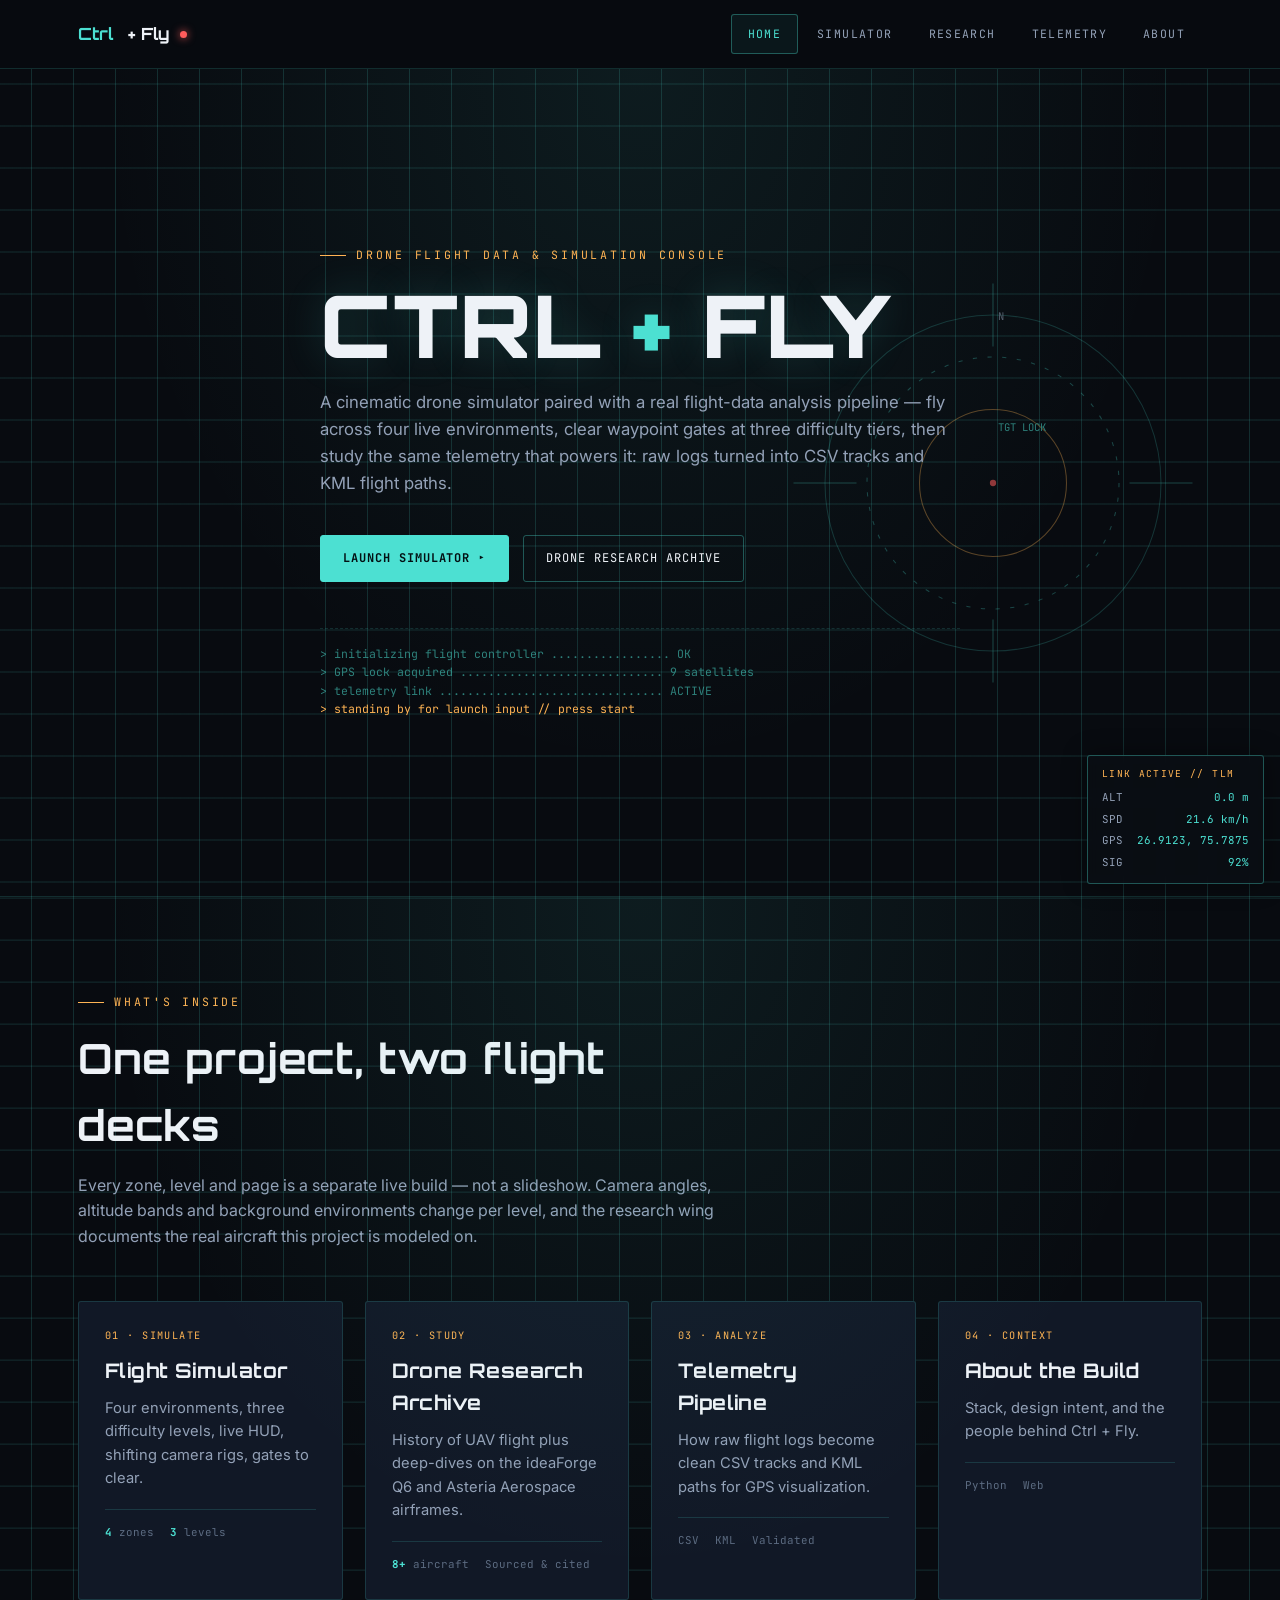
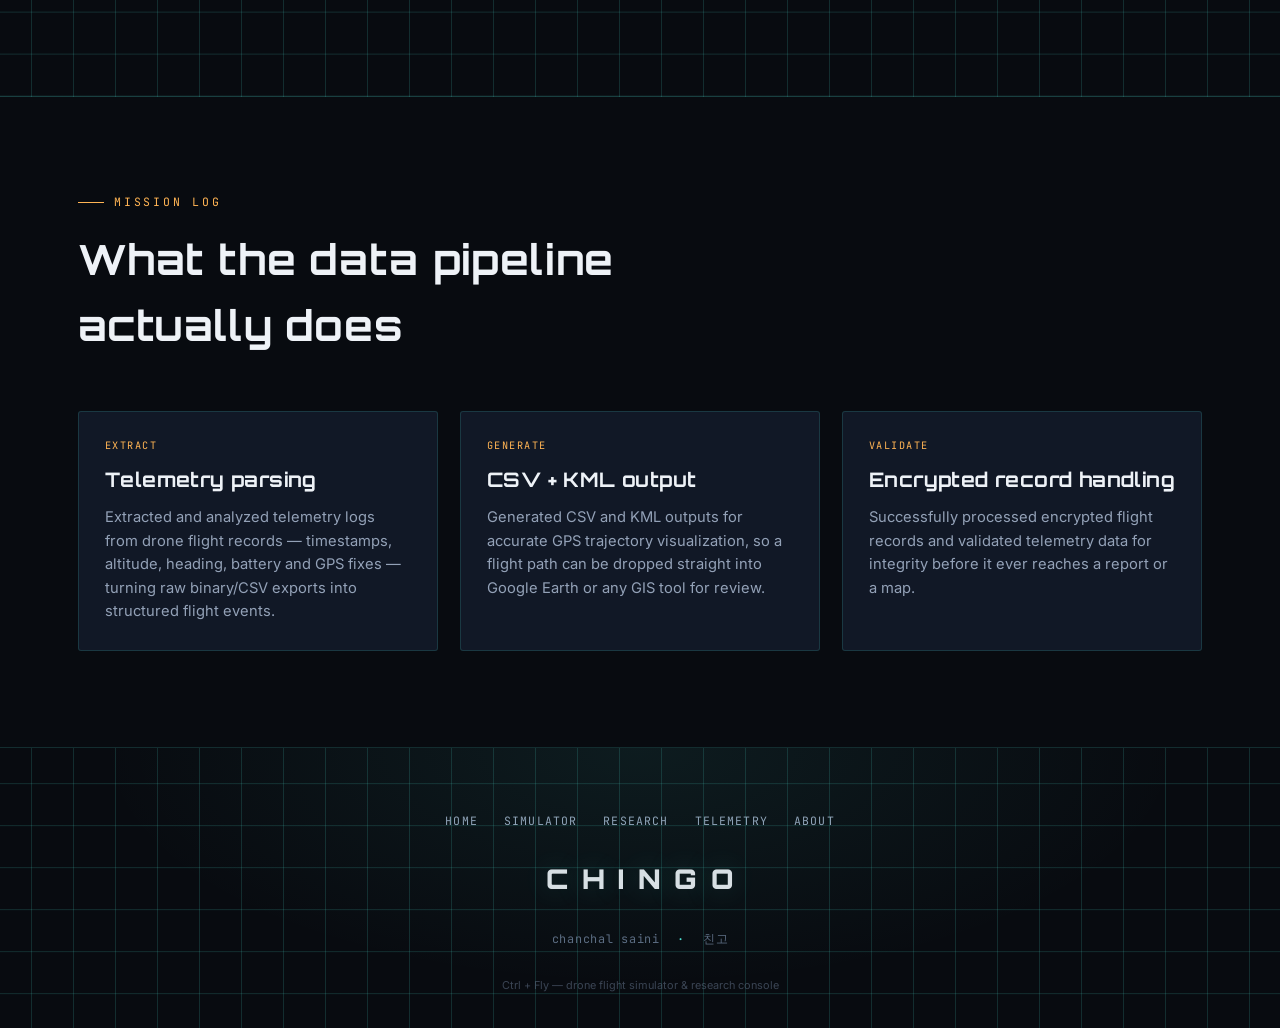
<file: index.html>
<!DOCTYPE html>
<html lang="en">
<head>
<meta charset="UTF-8">
<meta name="viewport" content="width=device-width, initial-scale=1.0">
<title>Ctrl + Fly — Drone Flight Simulator & Telemetry Console</title>
<link rel="stylesheet" href="css/style.css">
</head>
<body>

<nav class="topnav">
  <div class="wrap">
    <a class="brand" href="index.html"><span class="plus">Ctrl</span>&nbsp;+&nbsp;Fly<span class="dot"></span></a>
    <div class="navlinks">
      <a href="index.html" class="active">Home</a>
      <a href="simulator.html">Simulator</a>
      <a href="research.html">Research</a>
      <a href="telemetry.html">Telemetry</a>
      <a href="about.html">About</a>
    </div>
  </div>
</nav>

  
<header class="hero scanfield">
  <div class="wrap">
    <div class="eyebrow">Drone Flight Data &amp; Simulation Console</div>
    <h1>CTRL <span class="accent">+</span> FLY</h1>
    <p class="lede">A cinematic drone simulator paired with a real flight-data analysis pipeline —
      fly across four live environments, clear waypoint gates at three difficulty tiers, then study
      the same telemetry that powers it: raw logs turned into CSV tracks and KML flight paths.</p>
    <div class="cta-row">
      <a class="btn btn-solid" href="simulator.html">Launch Simulator ▸</a>
      <a class="btn" href="research.html">Drone Research Archive</a>
    </div>
    <div class="bootline mono">
      <span>&gt; initializing flight controller ................. OK</span>
      <span>&gt; GPS lock acquired ............................. 9 satellites</span>
      <span>&gt; telemetry link ................................ ACTIVE</span>
      <span>&gt; standing by for launch input // press start</span>
    </div>
  </div>
  

  <svg class="reticle" viewBox="0 0 400 400" xmlns="http://www.w3.org/2000/svg">
    <circle cx="200" cy="200" r="160" fill="none" stroke="#4ce0d2" stroke-opacity=".35" stroke-width="1"/>
    <circle cx="200" cy="200" r="120" fill="none" stroke="#4ce0d2" stroke-opacity=".5" stroke-width="1" stroke-dasharray="4 10"/>
    <circle cx="200" cy="200" r="70" fill="none" stroke="#ffb454" stroke-opacity=".6" stroke-width="1"/>
    <line x1="200" y1="10" x2="200" y2="70" stroke="#4ce0d2" stroke-opacity=".5"/>
    <line x1="200" y1="330" x2="200" y2="390" stroke="#4ce0d2" stroke-opacity=".5"/>
    <line x1="10" y1="200" x2="70" y2="200" stroke="#4ce0d2" stroke-opacity=".5"/>
    <line x1="330" y1="200" x2="390" y2="200" stroke="#4ce0d2" stroke-opacity=".5"/>
    <circle cx="200" cy="200" r="3" fill="#ff5c5c"/>
    <text x="205" y="45" fill="#93a1b7" font-family="JetBrains Mono" font-size="10">N</text>
    <text x="205" y="150" fill="#4ce0d2" font-family="JetBrains Mono" font-size="10">TGT LOCK</text>
  </svg>
</header>

  
<section class="section scanfield">
  <div class="wrap">
    <div class="section-head">
      <div class="eyebrow">What's inside</div>
      <h2>One project, two flight decks</h2>
      <p>Every zone, level and page is a separate live build — not a slideshow. Camera angles, altitude
        bands and background environments change per level, and the research wing documents the real
        aircraft this project is modeled on.</p>
    </div>
    

    <div class="grid grid-4">
      <a class="card card-link" href="simulator.html">
        <div class="tag">01 · Simulate</div>
        <h3>Flight Simulator</h3>
        <p>Four environments, three difficulty levels, live HUD, shifting camera rigs, gates to clear.</p>
        <div class="meta"><span><b>4</b> zones</span><span><b>3</b> levels</span></div>
      </a>
      <a class="card card-link" href="research.html">
        <div class="tag">02 · Study</div>
        <h3>Drone Research Archive</h3>
        <p>History of UAV flight plus deep-dives on the ideaForge Q6 and Asteria Aerospace airframes.</p>
        <div class="meta"><span><b>8+</b> aircraft</span><span>Sourced &amp; cited</span></div>
      </a>
      <a class="card card-link" href="telemetry.html">
        <div class="tag">03 · Analyze</div>
        <h3>Telemetry Pipeline</h3>
        <p>How raw flight logs become clean CSV tracks and KML paths for GPS visualization.</p>
        <div class="meta"><span>CSV</span><span>KML</span><span>Validated</span></div>
      </a>
      <a class="card card-link" href="about.html">
        <div class="tag">04 · Context</div>
        <h3>About the Build</h3>
        <p>Stack, design intent, and the people behind Ctrl + Fly.</p>
        <div class="meta"><span>Python</span><span>Web</span></div>
      </a>
    </div>
  </div>
</section>

<section class="section">
  <div class="wrap">
    <div class="section-head">
      <div class="eyebrow">Mission log</div>
      <h2>What the data pipeline actually does</h2>
    </div>
    <div class="grid grid-3">
      <div class="card">
        <div class="tag">Extract</div>
        <h3>Telemetry parsing</h3>
        <p>Extracted and analyzed telemetry logs from drone flight records — timestamps, altitude,
          heading, battery and GPS fixes — turning raw binary/CSV exports into structured flight events.</p>
      </div>
      <div class="card">
        <div class="tag">Generate</div>
        <h3>CSV + KML output</h3>
        <p>Generated CSV and KML outputs for accurate GPS trajectory visualization, so a flight path
          can be dropped straight into Google Earth or any GIS tool for review.</p>
      </div>
      <div class="card">
        <div class="tag">Validate</div>
        <h3>Encrypted record handling</h3>
        <p>Successfully processed encrypted flight records and validated telemetry data for integrity
          before it ever reaches a report or a map.</p>
      </div>
    </div>
  </div>
</section>

<footer class="site-footer scanfield">
  <div class="wrap">
    <div class="footer-links">
      <a href="index.html">Home</a>
      <a href="simulator.html">Simulator</a>
      <a href="research.html">Research</a>
      <a href="telemetry.html">Telemetry</a>
      <a href="about.html">About</a>
    </div>
    <div class="chingo-mark">CHINGO</div>
    <div class="footer-credit">chanchal saini <span class="sep">·</span> 친고</div>
    <div class="footer-fine">Ctrl + Fly — drone flight simulator &amp; research console</div>
  </div>
</footer>

<div id="global-hud"></div>
<script src="js/hud.js"></script>
</body>
</html>
</file>
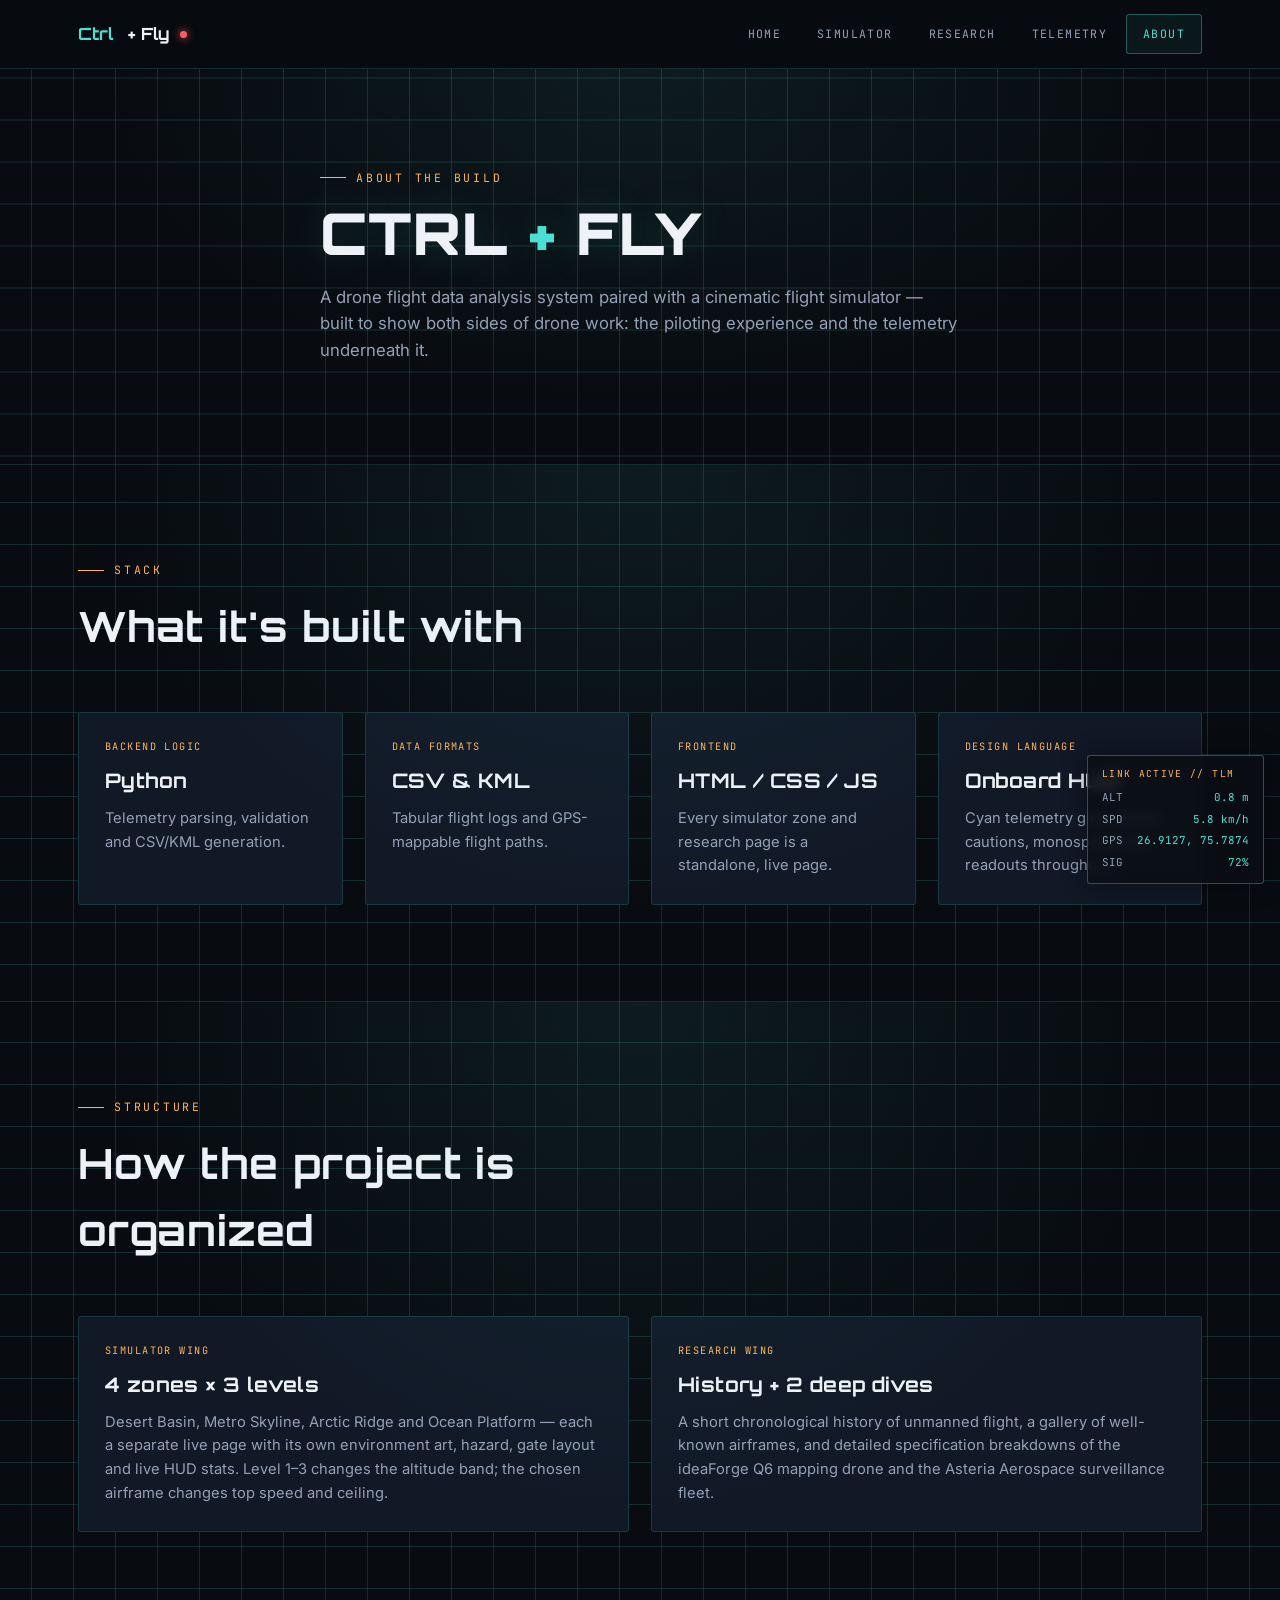
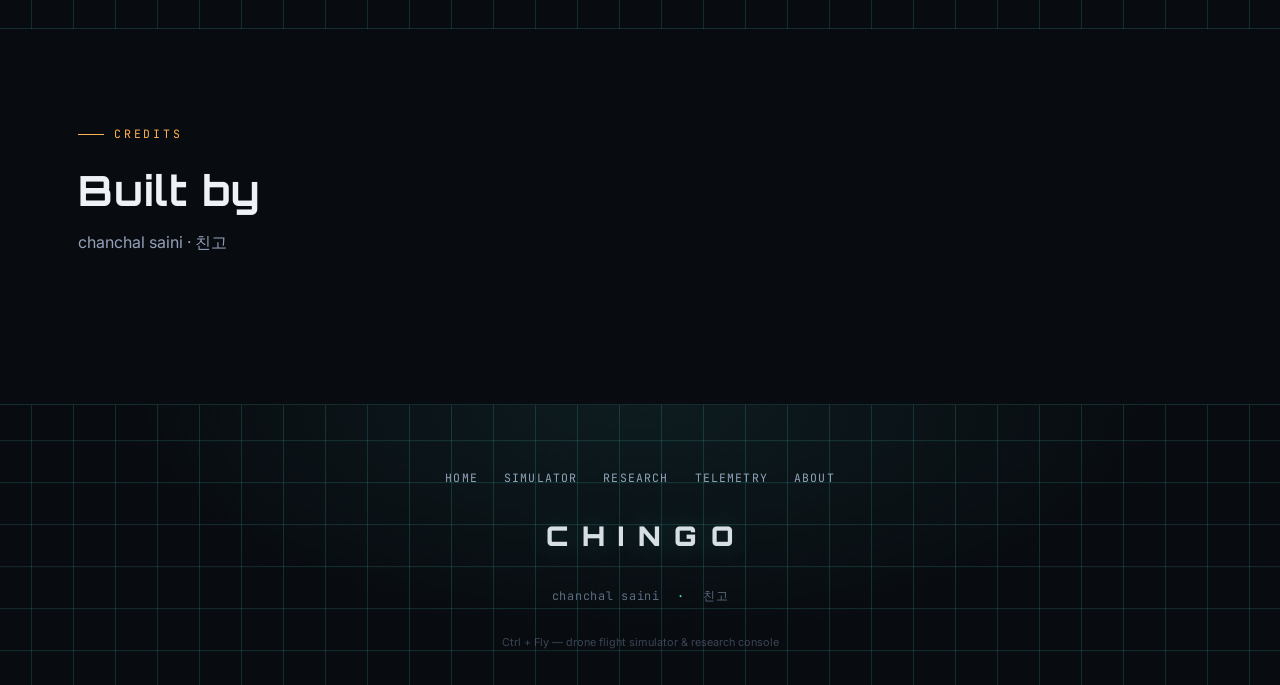
<file: about.html>
<!DOCTYPE html>
<html lang="en">
<head>
<meta charset="UTF-8">
<meta name="viewport" content="width=device-width, initial-scale=1.0">
<title>About — Ctrl + Fly</title>
<link rel="stylesheet" href="css/style.css">
</head>
<body>

<nav class="topnav">
  <div class="wrap">
    <a class="brand" href="index.html"><span class="plus">Ctrl</span>&nbsp;+&nbsp;Fly<span class="dot"></span></a>
    <div class="navlinks">
      <a href="index.html">Home</a>
      <a href="simulator.html">Simulator</a>
      <a href="research.html">Research</a>
      <a href="telemetry.html">Telemetry</a>
      <a href="about.html" class="active">About</a>
    </div>
  </div>
</nav>


  
<header class="hero scanfield" style="min-height:44vh;">
  <div class="wrap">
    <div class="eyebrow">About the Build</div>
    <h1 style="font-size:clamp(2.2rem,6vw,3.6rem);">CTRL <span class="accent">+</span> FLY</h1>
    <p class="lede">A drone flight data analysis system paired with a cinematic flight simulator —
      built to show both sides of drone work: the piloting experience and the telemetry underneath it.</p>
  </div>
</header>

<section class="section scanfield">
  <div class="wrap">
    <div class="section-head">
      <div class="eyebrow">Stack</div>
      <h2>What it's built with</h2>
    </div>
    <div class="grid grid-4">
      <div class="card"><div class="tag">Backend logic</div><h3>Python</h3><p>Telemetry parsing, validation and CSV/KML generation.</p></div>
      <div class="card"><div class="tag">Data formats</div><h3>CSV &amp; KML</h3><p>Tabular flight logs and GPS-mappable flight paths.</p></div>
      <div class="card"><div class="tag">Frontend</div><h3>HTML / CSS / JS</h3><p>Every simulator zone and research page is a standalone, live page.</p></div>
      <div class="card"><div class="tag">Design language</div><h3>Onboard HUD</h3><p>Cyan telemetry glow, amber cautions, monospace data readouts throughout.</p></div>
    </div>
  </div>
</section>

<section class="section scanfield">
  <div class="wrap">
    <div class="section-head">
      <div class="eyebrow">Structure</div>
      <h2>How the project is organized</h2>
    </div>
    <div class="grid grid-2">
      <div class="card">
        <div class="tag">Simulator wing</div>
        <h3>4 zones × 3 levels</h3>
        <p>Desert Basin, Metro Skyline, Arctic Ridge and Ocean Platform — each a separate live page with
          its own environment art, hazard, gate layout and live HUD stats. Level 1–3 changes the altitude
          band; the chosen airframe changes top speed and ceiling.</p>
      </div>
      <div class="card">
        <div class="tag">Research wing</div>
        <h3>History + 2 deep dives</h3>
        <p>A short chronological history of unmanned flight, a gallery of well-known airframes, and
          detailed specification breakdowns of the ideaForge Q6 mapping drone and the Asteria Aerospace
          surveillance fleet.</p>
      </div>
    </div>
  </div>
</section>

<section class="section">
  <div class="wrap">
    <div class="section-head">
      <div class="eyebrow">Credits</div>
      <h2>Built by</h2>
      <p style="margin-top:6px;">chanchal saini · 친고</p>
    </div>
  </div>
</section>

<footer class="site-footer scanfield">
  <div class="wrap">
    <div class="footer-links">
      <a href="index.html">Home</a>
      <a href="simulator.html">Simulator</a>
      <a href="research.html">Research</a>
      <a href="telemetry.html">Telemetry</a>
      <a href="about.html">About</a>
    </div>
    <div class="chingo-mark">CHINGO</div>
    <div class="footer-credit">chanchal saini <span class="sep">·</span> 친고</div>
    <div class="footer-fine">Ctrl + Fly — drone flight simulator &amp; research console</div>
  </div>
</footer>

<div id="global-hud"></div>
<script src="js/hud.js"></script>
</body>
</html>
</file>
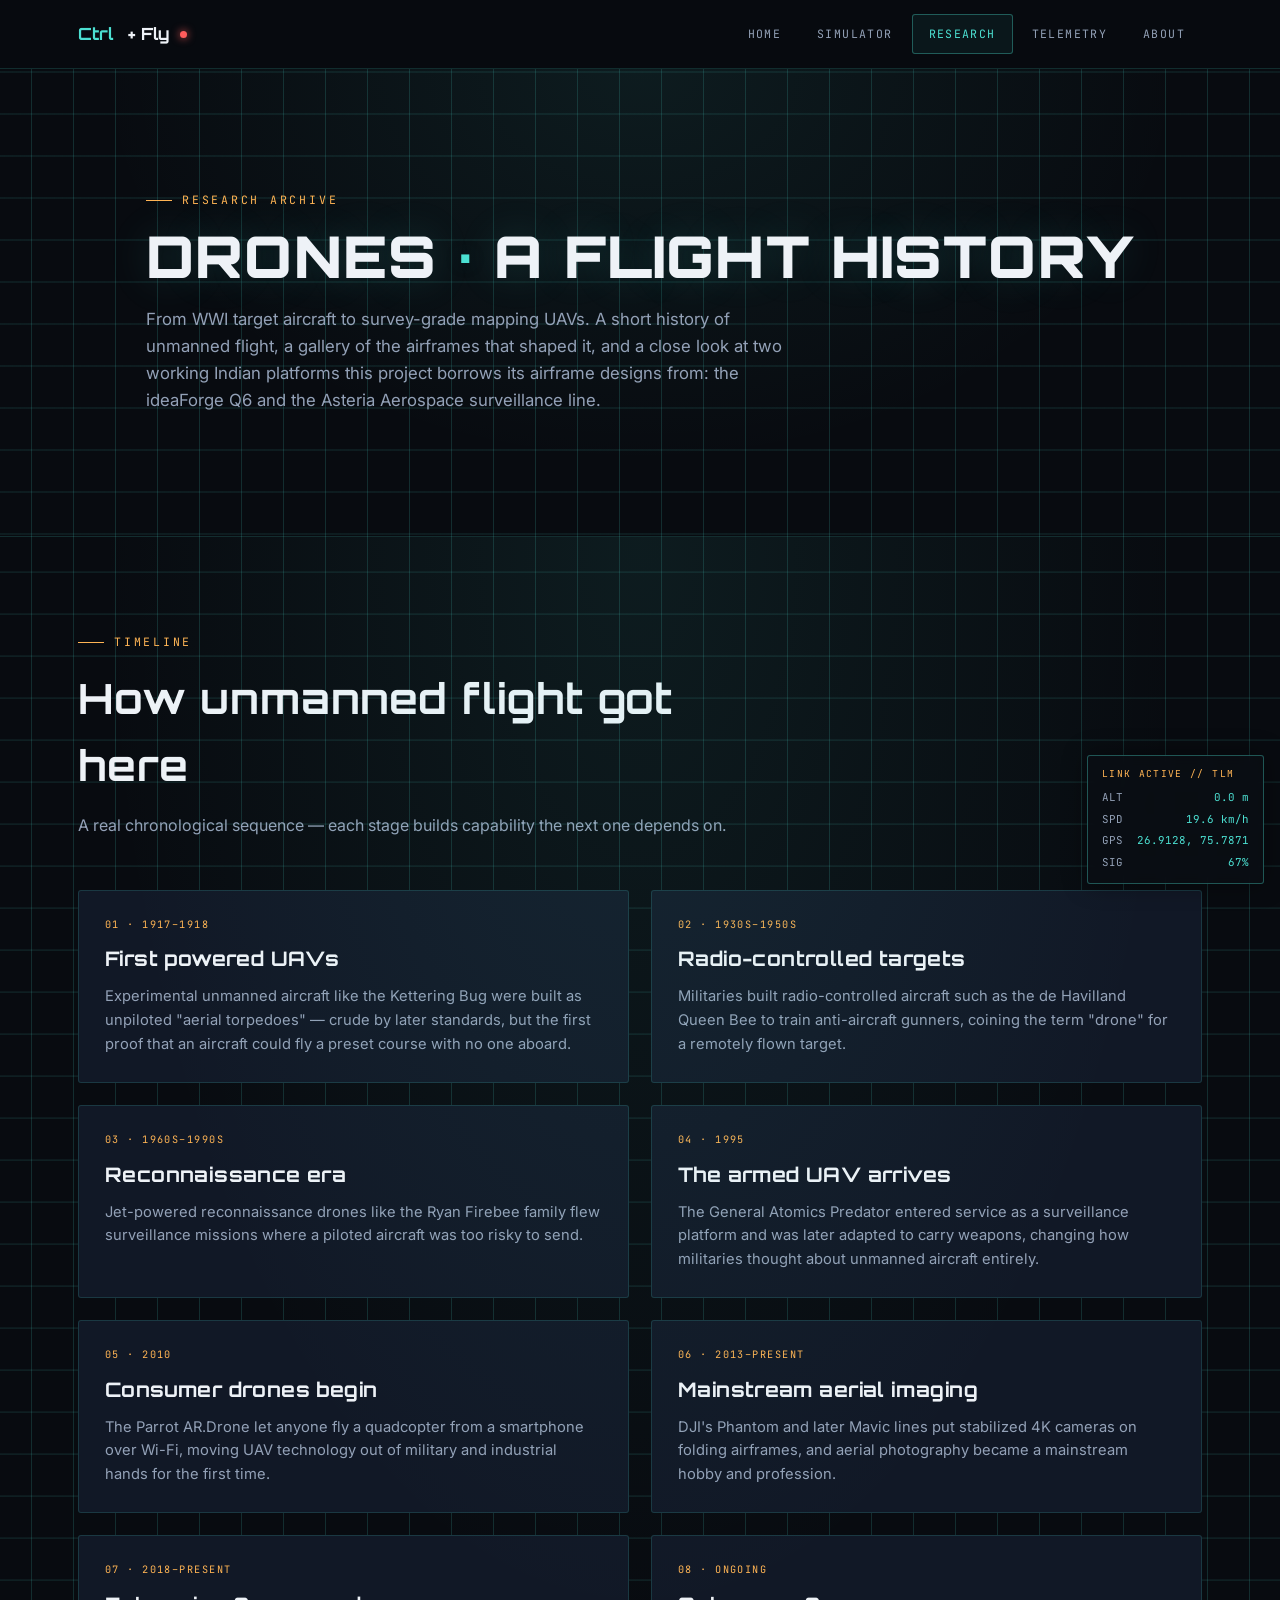
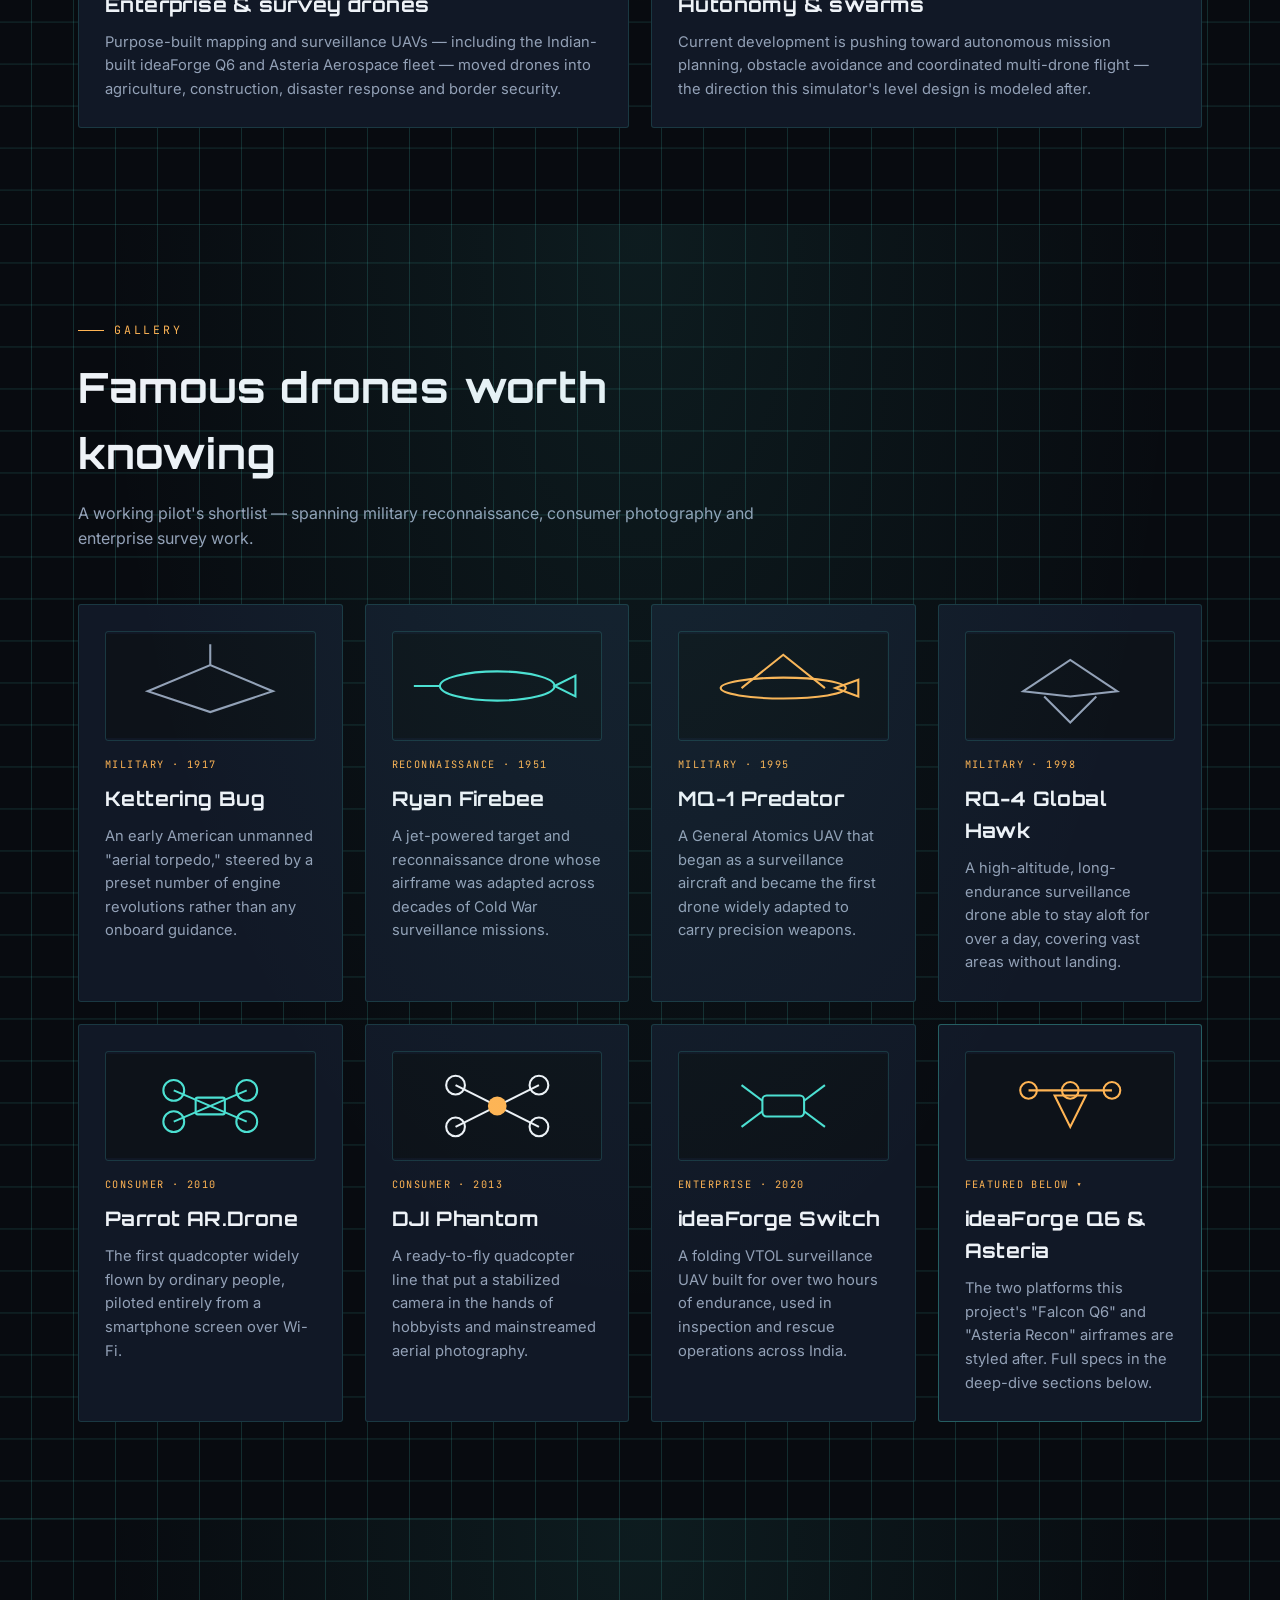
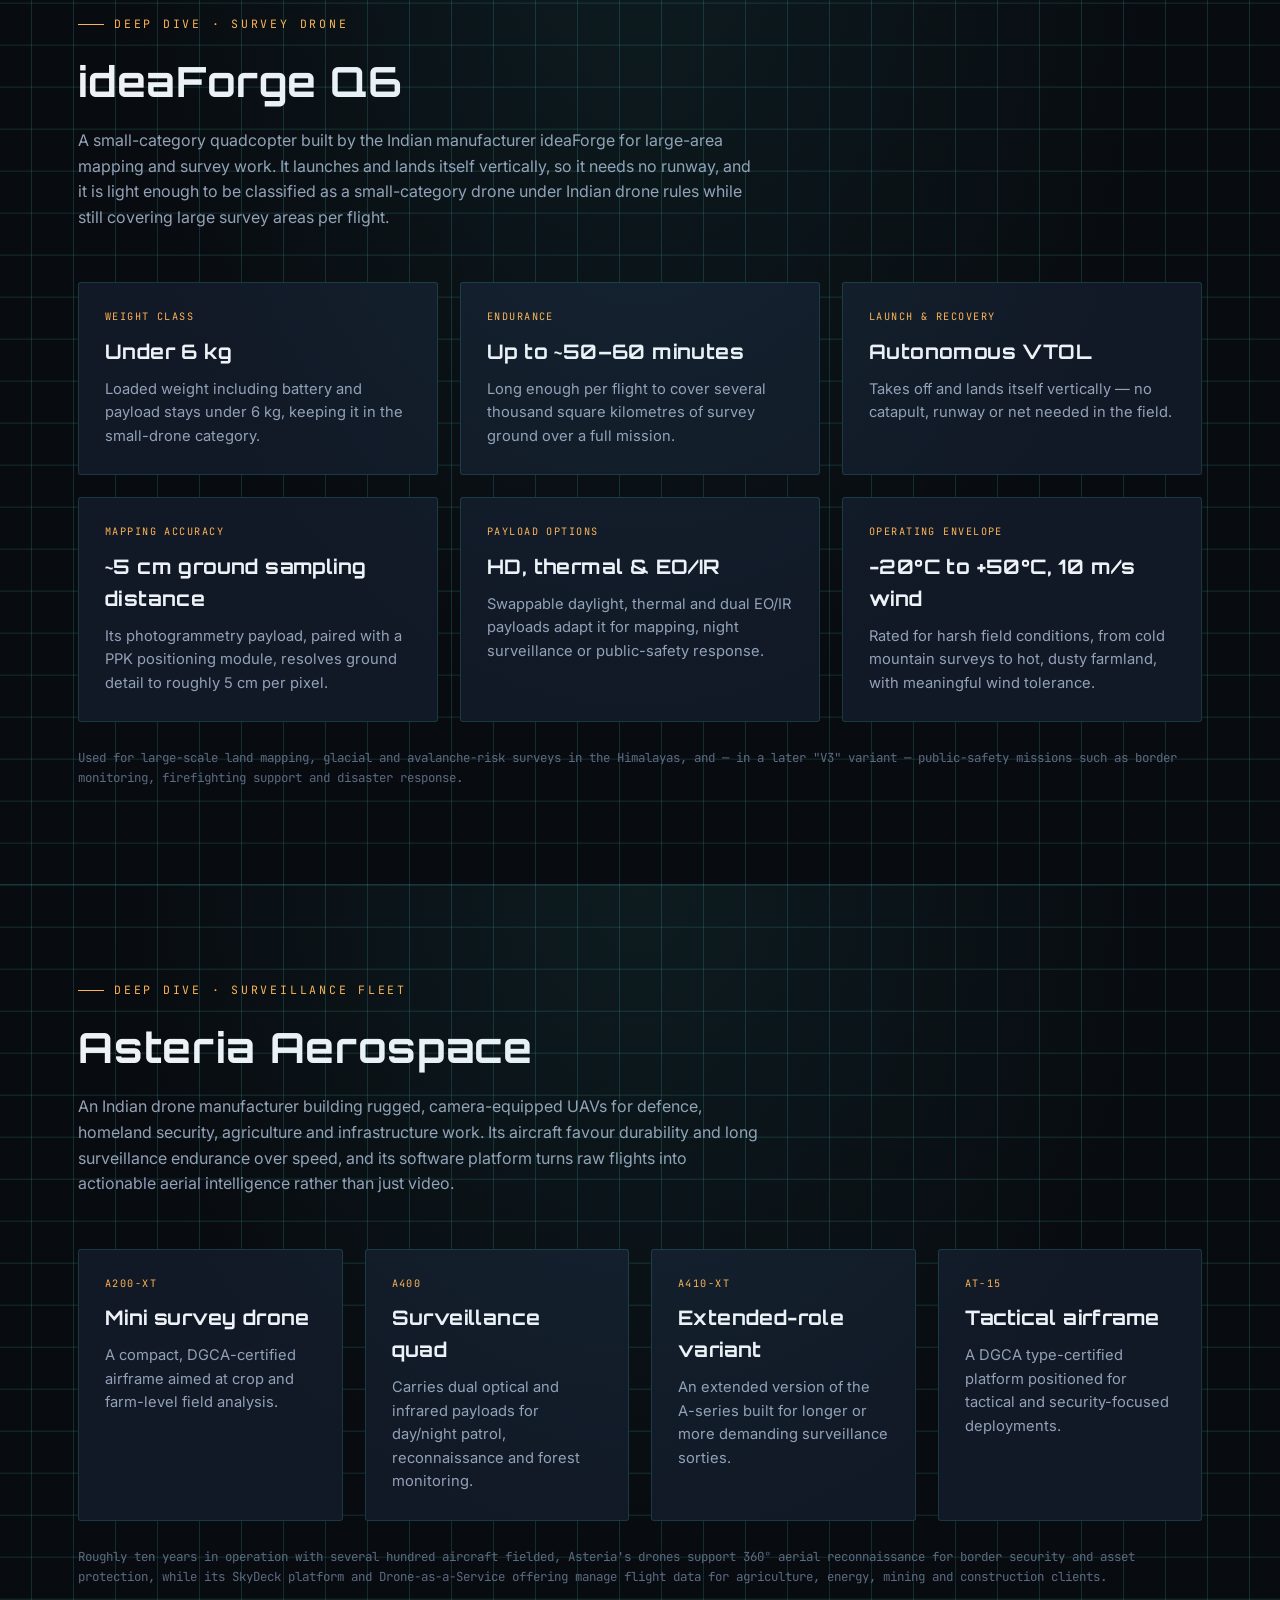
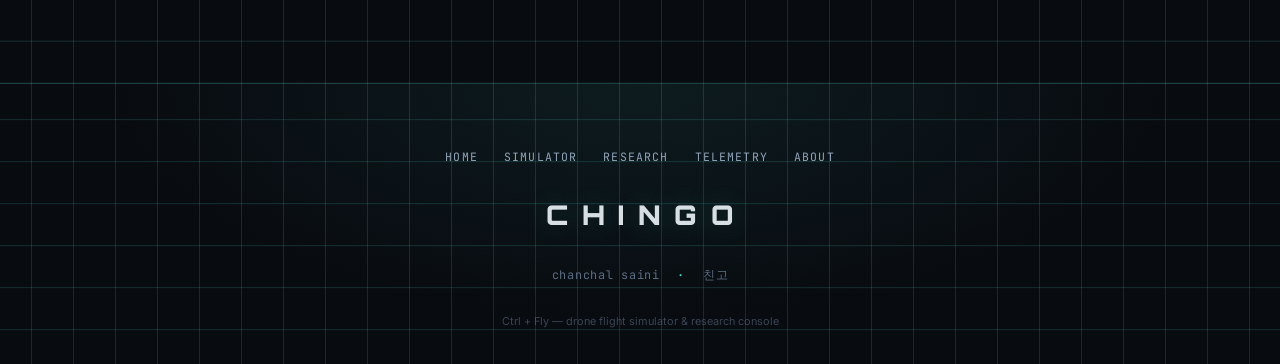
<file: research.html>
<!DOCTYPE html>
<html lang="en">
<head>
<meta charset="UTF-8">
<meta name="viewport" content="width=device-width, initial-scale=1.0">
<title>Research Archive — Ctrl + Fly</title>
<link rel="stylesheet" href="css/style.css">
</head>
<body>
  

<nav class="topnav">
  <div class="wrap">
    <a class="brand" href="index.html"><span class="plus">Ctrl</span>&nbsp;+&nbsp;Fly<span class="dot"></span></a>
    <div class="navlinks">
      <a href="index.html">Home</a>
      <a href="simulator.html">Simulator</a>
      <a href="research.html" class="active">Research</a>
      <a href="telemetry.html">Telemetry</a>
      <a href="about.html">About</a>
    </div>
  </div>
</nav>
  

<header class="hero scanfield" style="min-height:52vh;">
  <div class="wrap">
    <div class="eyebrow">Research Archive</div>
    <h1 style="font-size:clamp(2.2rem,6vw,3.6rem);">DRONES <span class="accent">·</span> A FLIGHT HISTORY</h1>
    <p class="lede">From WWI target aircraft to survey-grade mapping UAVs. A short history of unmanned
      flight, a gallery of the airframes that shaped it, and a close look at two working Indian
      platforms this project borrows its airframe designs from: the ideaForge Q6 and the Asteria
      Aerospace surveillance line.</p>
  </div>
</header>
  

<section class="section scanfield">
  <div class="wrap">
    <div class="section-head">
      <div class="eyebrow">Timeline</div>
      <h2>How unmanned flight got here</h2>
      <p>A real chronological sequence — each stage builds capability the next one depends on.</p>
    </div>
    <div class="grid grid-2">
      <div class="card"><div class="tag">01 · 1917–1918</div><h3>First powered UAVs</h3><p>Experimental unmanned aircraft like the Kettering Bug were built as unpiloted "aerial torpedoes" — crude by later standards, but the first proof that an aircraft could fly a preset course with no one aboard.</p></div>
      <div class="card"><div class="tag">02 · 1930s–1950s</div><h3>Radio-controlled targets</h3><p>Militaries built radio-controlled aircraft such as the de Havilland Queen Bee to train anti-aircraft gunners, coining the term "drone" for a remotely flown target.</p></div>
      <div class="card"><div class="tag">03 · 1960s–1990s</div><h3>Reconnaissance era</h3><p>Jet-powered reconnaissance drones like the Ryan Firebee family flew surveillance missions where a piloted aircraft was too risky to send.</p></div>
      <div class="card"><div class="tag">04 · 1995</div><h3>The armed UAV arrives</h3><p>The General Atomics Predator entered service as a surveillance platform and was later adapted to carry weapons, changing how militaries thought about unmanned aircraft entirely.</p></div>
      <div class="card"><div class="tag">05 · 2010</div><h3>Consumer drones begin</h3><p>The Parrot AR.Drone let anyone fly a quadcopter from a smartphone over Wi-Fi, moving UAV technology out of military and industrial hands for the first time.</p></div>
      <div class="card"><div class="tag">06 · 2013–present</div><h3>Mainstream aerial imaging</h3><p>DJI's Phantom and later Mavic lines put stabilized 4K cameras on folding airframes, and aerial photography became a mainstream hobby and profession.</p></div>
      <div class="card"><div class="tag">07 · 2018–present</div><h3>Enterprise &amp; survey drones</h3><p>Purpose-built mapping and surveillance UAVs — including the Indian-built ideaForge Q6 and Asteria Aerospace fleet — moved drones into agriculture, construction, disaster response and border security.</p></div>
      <div class="card"><div class="tag">08 · Ongoing</div><h3>Autonomy &amp; swarms</h3><p>Current development is pushing toward autonomous mission planning, obstacle avoidance and coordinated multi-drone flight — the direction this simulator's level design is modeled after.</p></div>
    </div>
  </div>
</section>

<section class="section scanfield">
  <div class="wrap">
    <div class="section-head">
      <div class="eyebrow">Gallery</div>
      <h2>Famous drones worth knowing</h2>
      <p>A working pilot's shortlist — spanning military reconnaissance, consumer photography and enterprise survey work.</p>
    </div>
    <div class="grid grid-4">

      <div class="card">
        <div class="card-swatch"><svg viewBox="0 0 200 100"><rect width="200" height="100" fill="#0d1219"/><g stroke="#93a1b7" stroke-width="2" fill="none"><path d="M40 55 L100 30 L160 55 L100 75 Z"/><line x1="100" y1="30" x2="100" y2="10"/></g></svg></div>
        <div class="tag">Military · 1917</div>
        <h3>Kettering Bug</h3>
        <p>An early American unmanned "aerial torpedo," steered by a preset number of engine revolutions rather than any onboard guidance.</p>
      </div>

      <div class="card">
        <div class="card-swatch"><svg viewBox="0 0 200 100"><rect width="200" height="100" fill="#0d1219"/><g stroke="#4ce0d2" stroke-width="2" fill="none"><ellipse cx="100" cy="50" rx="55" ry="14"/><line x1="45" y1="50" x2="20" y2="50"/><path d="M155 50 L175 40 L175 60 Z"/></g></svg></div>
        <div class="tag">Reconnaissance · 1951</div>
        <h3>Ryan Firebee</h3>
        <p>A jet-powered target and reconnaissance drone whose airframe was adapted across decades of Cold War surveillance missions.</p>
      </div>

      <div class="card">
        <div class="card-swatch"><svg viewBox="0 0 200 100"><rect width="200" height="100" fill="#0d1219"/><g stroke="#ffb454" stroke-width="2" fill="none"><ellipse cx="100" cy="52" rx="60" ry="10"/><path d="M60 52 L100 20 L140 52"/><path d="M150 52 L172 44 L172 60 Z"/></g></svg></div>
        <div class="tag">Military · 1995</div>
        <h3>MQ-1 Predator</h3>
        <p>A General Atomics UAV that began as a surveillance aircraft and became the first drone widely adapted to carry precision weapons.</p>
      </div>

      <div class="card">
        <div class="card-swatch"><svg viewBox="0 0 200 100"><rect width="200" height="100" fill="#0d1219"/><g stroke="#93a1b7" stroke-width="2" fill="none"><path d="M55 55 L100 25 L145 55 L100 60 Z"/><path d="M75 60 L100 85 L125 60"/></g></svg></div>
        <div class="tag">Military · 1998</div>
        <h3>RQ-4 Global Hawk</h3>
        <p>A high-altitude, long-endurance surveillance drone able to stay aloft for over a day, covering vast areas without landing.</p>
      </div>

      <div class="card">
        <div class="card-swatch"><svg viewBox="0 0 200 100"><rect width="200" height="100" fill="#0d1219"/><g stroke="#4ce0d2" stroke-width="2" fill="none"><line x1="65" y1="35" x2="135" y2="65"/><line x1="135" y1="35" x2="65" y2="65"/><circle cx="65" cy="35" r="10"/><circle cx="135" cy="35" r="10"/><circle cx="65" cy="65" r="10"/><circle cx="135" cy="65" r="10"/><rect x="86" y="42" width="28" height="16" rx="2"/></g></svg></div>
        <div class="tag">Consumer · 2010</div>
        <h3>Parrot AR.Drone</h3>
        <p>The first quadcopter widely flown by ordinary people, piloted entirely from a smartphone screen over Wi-Fi.</p>
      </div>

      <div class="card">
        <div class="card-swatch"><svg viewBox="0 0 200 100"><rect width="200" height="100" fill="#0d1219"/><g stroke="#eef2f7" stroke-width="2" fill="none"><line x1="60" y1="30" x2="140" y2="70"/><line x1="140" y1="30" x2="60" y2="70"/><circle cx="60" cy="30" r="9"/><circle cx="140" cy="30" r="9"/><circle cx="60" cy="70" r="9"/><circle cx="140" cy="70" r="9"/><circle cx="100" cy="50" r="9" fill="#ffb454" stroke="none"/></g></svg></div>
        <div class="tag">Consumer · 2013</div>
        <h3>DJI Phantom</h3>
        <p>A ready-to-fly quadcopter line that put a stabilized camera in the hands of hobbyists and mainstreamed aerial photography.</p>
      </div>

      <div class="card">
        <div class="card-swatch"><svg viewBox="0 0 200 100"><rect width="200" height="100" fill="#0d1219"/><g stroke="#4ce0d2" stroke-width="2" fill="none"><rect x="80" y="40" width="40" height="20" rx="4"/><line x1="60" y1="30" x2="80" y2="45"/><line x1="140" y1="30" x2="120" y2="45"/><line x1="60" y1="70" x2="80" y2="55"/><line x1="140" y1="70" x2="120" y2="55"/></g></svg></div>
        <div class="tag">Enterprise · 2020</div>
        <h3>ideaForge Switch</h3>
        <p>A folding VTOL surveillance UAV built for over two hours of endurance, used in inspection and rescue operations across India.</p>
      </div>

      <div class="card" style="border-color:var(--line-strong);">
        <div class="card-swatch"><svg viewBox="0 0 200 100"><rect width="200" height="100" fill="#0d1219"/><g stroke="#ffb454" stroke-width="2" fill="none"><line x1="60" y1="35" x2="140" y2="35"/><circle cx="60" cy="35" r="8"/><circle cx="100" cy="35" r="8"/><circle cx="140" cy="35" r="8"/><path d="M85 40 L100 70 L115 40 Z"/></g></svg></div>
        <div class="tag text-amber">Featured below ▾</div>
        <h3>ideaForge Q6 &amp; Asteria</h3>
        <p>The two platforms this project's "Falcon Q6" and "Asteria Recon" airframes are styled after. Full specs in the deep-dive sections below.</p>
      </div>

    </div>
  </div>
</section>

<section class="section scanfield" id="q6">
  <div class="wrap">
    <div class="section-head">
      <div class="eyebrow">Deep Dive · Survey Drone</div>
      <h2>ideaForge Q6</h2>
      <p>A small-category quadcopter built by the Indian manufacturer ideaForge for large-area mapping
        and survey work. It launches and lands itself vertically, so it needs no runway, and it is light
        enough to be classified as a small-category drone under Indian drone rules while still covering
        large survey areas per flight.</p>
    </div>
    <div class="grid grid-3">
      <div class="card"><div class="tag">Weight class</div><h3>Under 6 kg</h3><p>Loaded weight including battery and payload stays under 6 kg, keeping it in the small-drone category.</p></div>
      <div class="card"><div class="tag">Endurance</div><h3>Up to ~50–60 minutes</h3><p>Long enough per flight to cover several thousand square kilometres of survey ground over a full mission.</p></div>
      <div class="card"><div class="tag">Launch &amp; recovery</div><h3>Autonomous VTOL</h3><p>Takes off and lands itself vertically — no catapult, runway or net needed in the field.</p></div>
      <div class="card"><div class="tag">Mapping accuracy</div><h3>~5 cm ground sampling distance</h3><p>Its photogrammetry payload, paired with a PPK positioning module, resolves ground detail to roughly 5 cm per pixel.</p></div>
      <div class="card"><div class="tag">Payload options</div><h3>HD, thermal &amp; EO/IR</h3><p>Swappable daylight, thermal and dual EO/IR payloads adapt it for mapping, night surveillance or public-safety response.</p></div>
      <div class="card"><div class="tag">Operating envelope</div><h3>-20°C to +50°C, 10 m/s wind</h3><p>Rated for harsh field conditions, from cold mountain surveys to hot, dusty farmland, with meaningful wind tolerance.</p></div>
    </div>
    <p class="mono" style="margin-top:26px; color:var(--mist-dim); font-size:.78rem;">Used for large-scale land mapping, glacial and avalanche-risk surveys in the Himalayas, and — in a later "V3" variant — public-safety missions such as border monitoring, firefighting support and disaster response.</p>
  </div>
</section>

<section class="section scanfield" id="asteria">
  <div class="wrap">
    <div class="section-head">
      <div class="eyebrow">Deep Dive · Surveillance Fleet</div>
      <h2>Asteria Aerospace</h2>
      <p>An Indian drone manufacturer building rugged, camera-equipped UAVs for defence, homeland
        security, agriculture and infrastructure work. Its aircraft favour durability and long
        surveillance endurance over speed, and its software platform turns raw flights into
        actionable aerial intelligence rather than just video.</p>
    </div>
    <div class="grid grid-4">
      <div class="card"><div class="tag">A200-XT</div><h3>Mini survey drone</h3><p>A compact, DGCA-certified airframe aimed at crop and farm-level field analysis.</p></div>
      <div class="card"><div class="tag">A400</div><h3>Surveillance quad</h3><p>Carries dual optical and infrared payloads for day/night patrol, reconnaissance and forest monitoring.</p></div>
      <div class="card"><div class="tag">A410-XT</div><h3>Extended-role variant</h3><p>An extended version of the A-series built for longer or more demanding surveillance sorties.</p></div>
      <div class="card"><div class="tag">AT-15</div><h3>Tactical airframe</h3><p>A DGCA type-certified platform positioned for tactical and security-focused deployments.</p></div>
    </div>
    <p class="mono" style="margin-top:26px; color:var(--mist-dim); font-size:.78rem;">Roughly ten years in operation with several hundred aircraft fielded, Asteria's drones support 360° aerial reconnaissance for border security and asset protection, while its SkyDeck platform and Drone-as-a-Service offering manage flight data for agriculture, energy, mining and construction clients.</p>
  </div>
</section>

<footer class="site-footer scanfield">
  <div class="wrap">
    <div class="footer-links">
      <a href="index.html">Home</a>
      <a href="simulator.html">Simulator</a>
      <a href="research.html">Research</a>
      <a href="telemetry.html">Telemetry</a>
      <a href="about.html">About</a>
    </div>
    <div class="chingo-mark">CHINGO</div>
    <div class="footer-credit">chanchal saini <span class="sep">·</span> 친고</div>
    <div class="footer-fine">Ctrl + Fly — drone flight simulator &amp; research console</div>
  </div>
</footer>

<div id="global-hud"></div>
<script src="js/hud.js"></script>
</body>
</html>
</file>
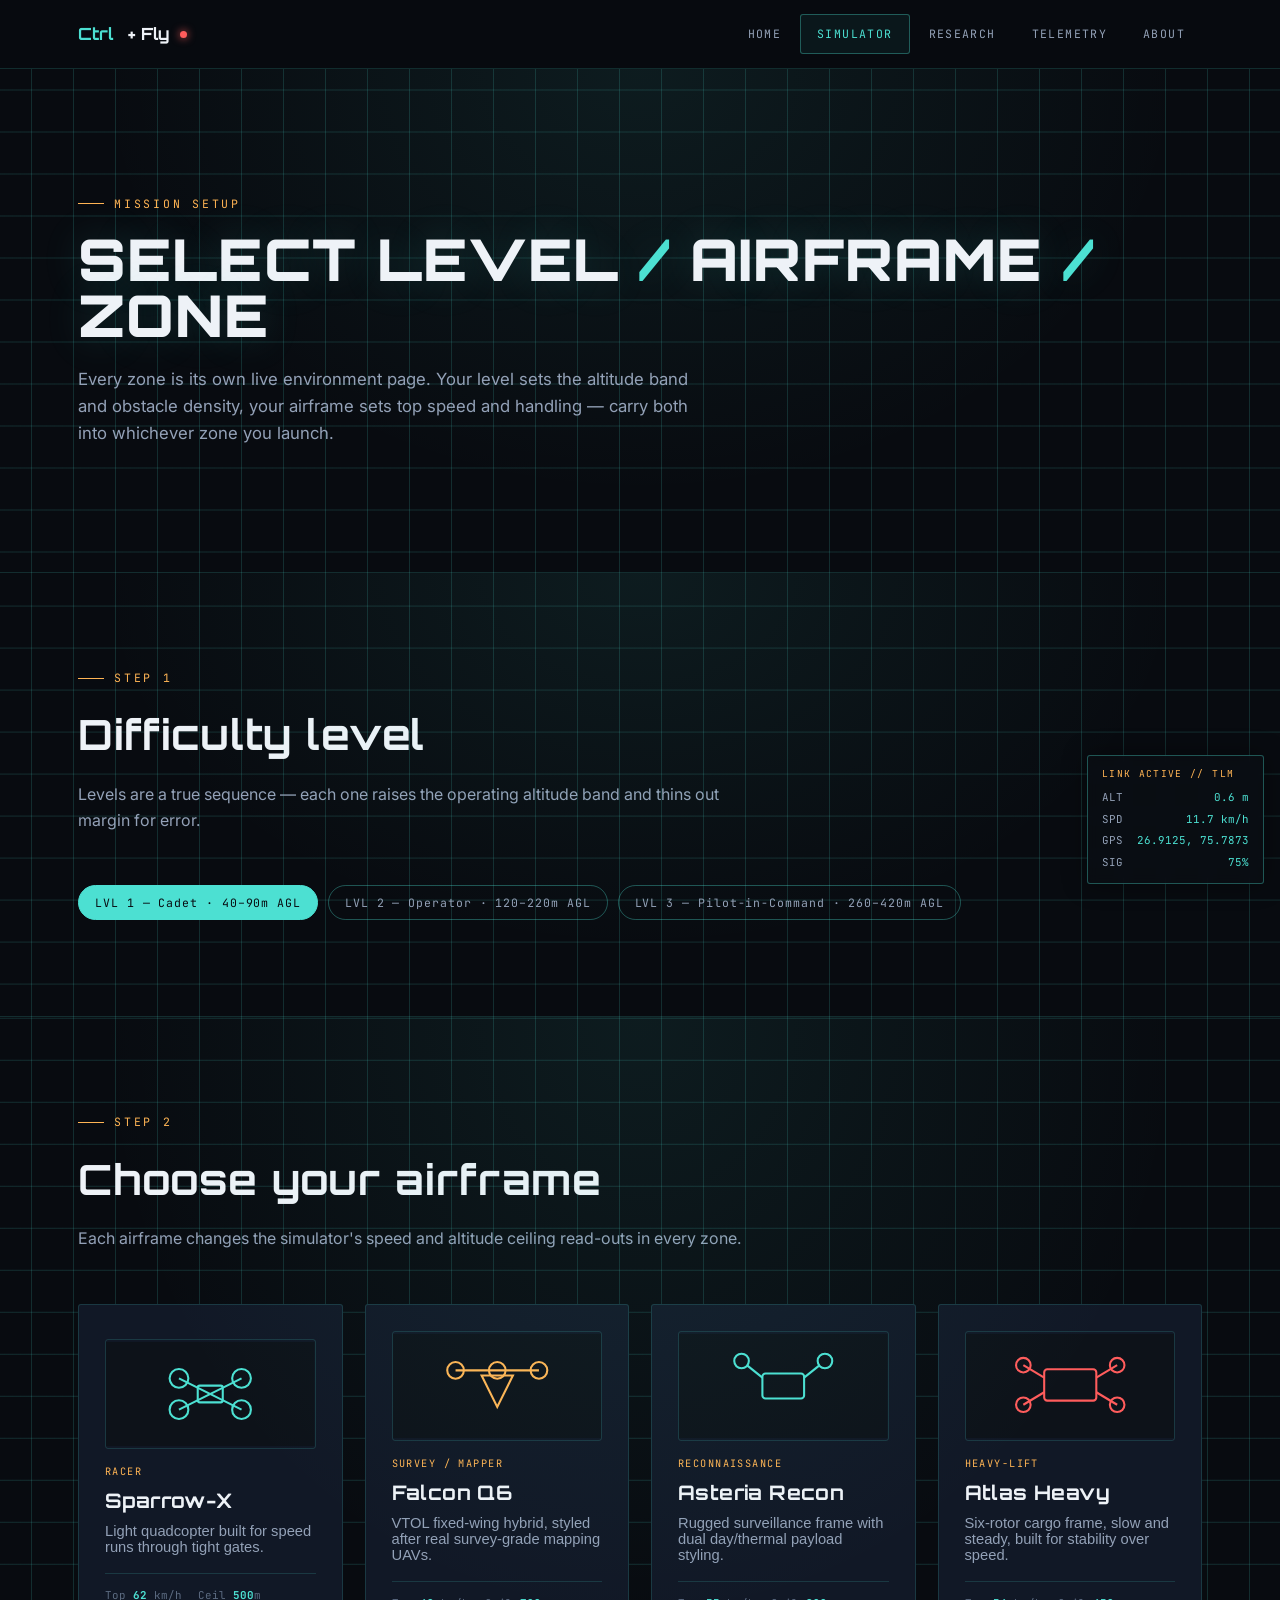
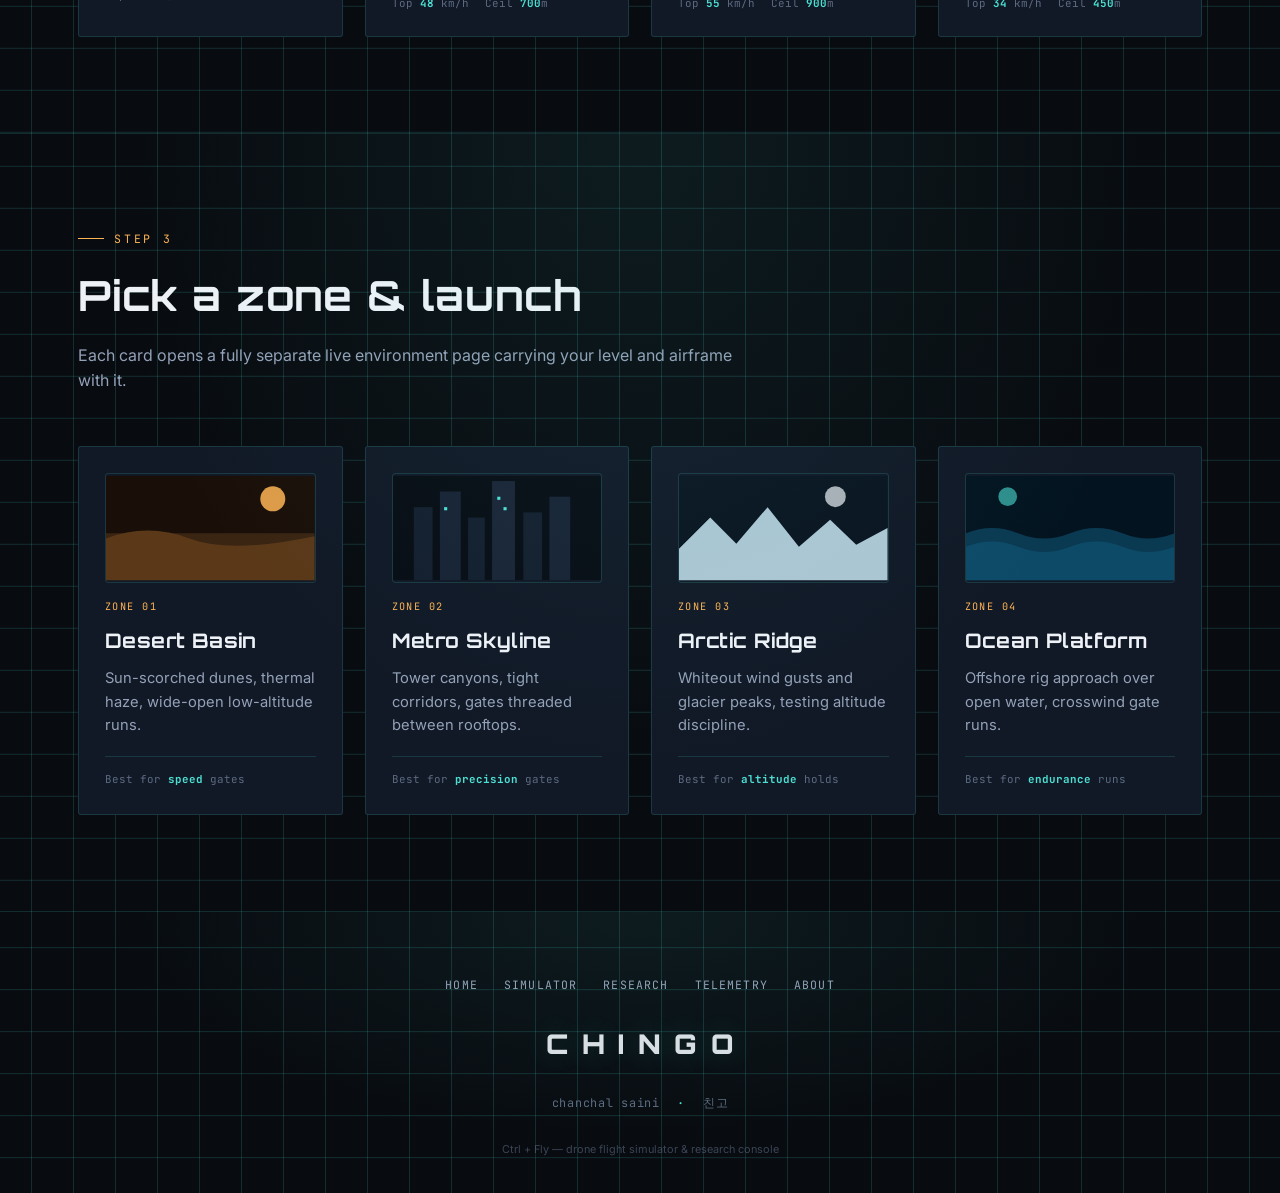
<file: simulator.html>
<!DOCTYPE html>
<html lang="en">
<head>
<meta charset="UTF-8">
<meta name="viewport" content="width=device-width, initial-scale=1.0">
<title>Simulator — Ctrl + Fly</title>
<link rel="stylesheet" href="css/style.css">
</head>
<body>

<nav class="topnav">
  <div class="wrap">
    <a class="brand" href="index.html"><span class="plus">Ctrl</span>&nbsp;+&nbsp;Fly<span class="dot"></span></a>
    <div class="navlinks">
      <a href="index.html">Home</a>
      <a href="simulator.html" class="active">Simulator</a>
      <a href="research.html">Research</a>
      <a href="telemetry.html">Telemetry</a>
      <a href="about.html">About</a>
    </div>
  </div>
</nav>
  

<header class="hero scanfield" style="min-height:56vh;">
  <div class="wrap">
    <div class="eyebrow">Mission Setup</div>
    <h1 style="font-size:clamp(2.2rem,6vw,3.6rem);">SELECT LEVEL <span class="accent">/</span> AIRFRAME <span class="accent">/</span> ZONE</h1>
    <p class="lede">Every zone is its own live environment page. Your level sets the altitude band and
      obstacle density, your airframe sets top speed and handling — carry both into whichever zone you launch.</p>
  </div>
</header>

<section class="section scanfield">
  <div class="wrap">
    <div class="section-head">
      <div class="eyebrow">Step 1</div>
      <h2>Difficulty level</h2>
      <p>Levels are a true sequence — each one raises the operating altitude band and thins out margin for error.</p>
    </div>
    <div class="levels" id="level-select">
      <button class="level-pill active" data-level="1">LVL 1 — Cadet · 40–90m AGL</button>
      <button class="level-pill" data-level="2">LVL 2 — Operator · 120–220m AGL</button>
      <button class="level-pill" data-level="3">LVL 3 — Pilot-in-Command · 260–420m AGL</button>
    </div>
  </div>
</section>

<section class="section scanfield">
  <div class="wrap">
    <div class="section-head">
      <div class="eyebrow">Step 2</div>
      <h2>Choose your airframe</h2>
      <p>Each airframe changes the simulator's speed and altitude ceiling read-outs in every zone.</p>
    </div>
    <div class="grid grid-4" id="drone-select">
      <button class="card card-link drone-card active" data-drone="Sparrow-X" data-top="62" data-ceil="500" style="text-align:left;cursor:pointer;">
        <div class="card-swatch"><svg viewBox="0 0 200 100" xmlns="http://www.w3.org/2000/svg"><rect width="200" height="100" fill="#0d1219"/><g stroke="#4ce0d2" stroke-width="2" fill="none"><line x1="70" y1="35" x2="130" y2="65"/><line x1="130" y1="35" x2="70" y2="65"/><circle cx="70" cy="35" r="9"/><circle cx="130" cy="35" r="9"/><circle cx="70" cy="65" r="9"/><circle cx="130" cy="65" r="9"/><rect x="88" y="42" width="24" height="16" rx="2"/></g></svg></div>
        <div class="tag">Racer</div>
        <h3>Sparrow-X</h3>
        <p>Light quadcopter built for speed runs through tight gates.</p>
        <div class="meta"><span>Top <b>62</b> km/h</span><span>Ceil <b>500</b>m</span></div>
      </button>
      <button class="card card-link drone-card" data-drone="Falcon Q6" data-top="48" data-ceil="700" style="text-align:left;cursor:pointer;">
        <div class="card-swatch"><svg viewBox="0 0 200 100" xmlns="http://www.w3.org/2000/svg"><rect width="200" height="100" fill="#0d1219"/><g stroke="#ffb454" stroke-width="2" fill="none"><line x1="60" y1="35" x2="140" y2="35"/><circle cx="60" cy="35" r="8"/><circle cx="100" cy="35" r="8"/><circle cx="140" cy="35" r="8"/><path d="M85 40 L100 70 L115 40 Z"/></g></svg></div>
        <div class="tag">Survey / Mapper</div>
        <h3>Falcon Q6</h3>
        <p>VTOL fixed-wing hybrid, styled after real survey-grade mapping UAVs.</p>
        <div class="meta"><span>Top <b>48</b> km/h</span><span>Ceil <b>700</b>m</span></div>
      </button>
      <button class="card card-link drone-card" data-drone="Asteria Recon" data-top="55" data-ceil="900" style="text-align:left;cursor:pointer;">
        <div class="card-swatch"><svg viewBox="0 0 200 100" xmlns="http://www.w3.org/2000/svg"><rect width="200" height="100" fill="#0d1219"/><g stroke="#4ce0d2" stroke-width="2" fill="none"><rect x="80" y="38" width="40" height="24" rx="3"/><line x1="65" y1="30" x2="80" y2="42"/><line x1="135" y1="30" x2="120" y2="42"/><circle cx="60" cy="26" r="7"/><circle cx="140" cy="26" r="7"/></g></svg></div>
        <div class="tag">Reconnaissance</div>
        <h3>Asteria Recon</h3>
        <p>Rugged surveillance frame with dual day/thermal payload styling.</p>
        <div class="meta"><span>Top <b>55</b> km/h</span><span>Ceil <b>900</b>m</span></div>
      </button>
      <button class="card card-link drone-card" data-drone="Atlas Heavy" data-top="34" data-ceil="450" style="text-align:left;cursor:pointer;">
        <div class="card-swatch"><svg viewBox="0 0 200 100" xmlns="http://www.w3.org/2000/svg"><rect width="200" height="100" fill="#0d1219"/><g stroke="#ff5c5c" stroke-width="2" fill="none"><rect x="75" y="34" width="50" height="30" rx="3"/><line x1="55" y1="30" x2="75" y2="42"/><line x1="145" y1="30" x2="125" y2="42"/><line x1="55" y1="68" x2="75" y2="56"/><line x1="145" y1="68" x2="125" y2="56"/><circle cx="55" cy="30" r="7"/><circle cx="145" cy="30" r="7"/><circle cx="55" cy="68" r="7"/><circle cx="145" cy="68" r="7"/></g></svg></div>
        <div class="tag">Heavy-lift</div>
        <h3>Atlas Heavy</h3>
        <p>Six-rotor cargo frame, slow and steady, built for stability over speed.</p>
        <div class="meta"><span>Top <b>34</b> km/h</span><span>Ceil <b>450</b>m</span></div>
      </button>
    </div>
  </div>
</section>

<section class="section scanfield">
  <div class="wrap">
    <div class="section-head">
      <div class="eyebrow">Step 3</div>
      <h2>Pick a zone &amp; launch</h2>
      <p>Each card opens a fully separate live environment page carrying your level and airframe with it.</p>
    </div>
    <div class="grid grid-4">
      <a class="card card-link zone-link" data-href="zones/desert.html" href="zones/desert.html">
        <div class="card-swatch"><svg viewBox="0 0 200 100" xmlns="http://www.w3.org/2000/svg"><rect width="200" height="100" fill="#1a0f08"/><rect y="55" width="200" height="45" fill="#3a2412"/><path d="M0 60 Q40 45 80 60 T200 58 V100 H0 Z" fill="#5a3818"/><circle cx="160" cy="22" r="12" fill="#ffb454" opacity=".85"/></svg></div>
        <div class="tag">Zone 01</div>
        <h3>Desert Basin</h3>
        <p>Sun-scorched dunes, thermal haze, wide-open low-altitude runs.</p>
        <div class="meta"><span>Best for <b>speed</b> gates</span></div>
      </a>
      <a class="card card-link zone-link" data-href="zones/city.html" href="zones/city.html">
        <div class="card-swatch"><svg viewBox="0 0 200 100" xmlns="http://www.w3.org/2000/svg"><rect width="200" height="100" fill="#080c14"/><rect x="20" y="30" width="18" height="70" fill="#141e2e"/><rect x="45" y="15" width="20" height="85" fill="#182234"/><rect x="72" y="40" width="16" height="60" fill="#141e2e"/><rect x="95" y="5" width="22" height="95" fill="#1a2436"/><rect x="125" y="35" width="18" height="65" fill="#141e2e"/><rect x="150" y="20" width="20" height="80" fill="#182234"/><g fill="#4ce0d2"><rect x="100" y="20" width="3" height="3"/><rect x="106" y="30" width="3" height="3"/><rect x="49" y="30" width="3" height="3"/></g></svg></div>
        <div class="tag">Zone 02</div>
        <h3>Metro Skyline</h3>
        <p>Tower canyons, tight corridors, gates threaded between rooftops.</p>
        <div class="meta"><span>Best for <b>precision</b> gates</span></div>
      </a>
      <a class="card card-link zone-link" data-href="zones/arctic.html" href="zones/arctic.html">
        <div class="card-swatch"><svg viewBox="0 0 200 100" xmlns="http://www.w3.org/2000/svg"><rect width="200" height="100" fill="#0a1420"/><path d="M0 70 L30 40 L55 65 L85 30 L115 68 L145 42 L170 66 L200 50 V100 H0 Z" fill="#c9e6f2" opacity=".85"/><circle cx="150" cy="20" r="10" fill="#eef2f7" opacity=".7"/></svg></div>
        <div class="tag">Zone 03</div>
        <h3>Arctic Ridge</h3>
        <p>Whiteout wind gusts and glacier peaks, testing altitude discipline.</p>
        <div class="meta"><span>Best for <b>altitude</b> holds</span></div>
      </a>
      <a class="card card-link zone-link" data-href="zones/ocean.html" href="zones/ocean.html">
        <div class="card-swatch"><svg viewBox="0 0 200 100" xmlns="http://www.w3.org/2000/svg"><rect width="200" height="100" fill="#031420"/><path d="M0 55 Q25 45 50 55 T100 55 T150 55 T200 55 V100 H0 Z" fill="#0a3a52"/><path d="M0 68 Q25 58 50 68 T100 68 T150 68 T200 68 V100 H0 Z" fill="#0d4a68"/><circle cx="40" cy="20" r="9" fill="#4ce0d2" opacity=".6"/></svg></div>
        <div class="tag">Zone 04</div>
        <h3>Ocean Platform</h3>
        <p>Offshore rig approach over open water, crosswind gate runs.</p>
        <div class="meta"><span>Best for <b>endurance</b> runs</span></div>
      </a>
    </div>
  </div>
</section>

<footer class="site-footer scanfield">
  <div class="wrap">
    <div class="footer-links">
      <a href="index.html">Home</a>
      <a href="simulator.html">Simulator</a>
      <a href="research.html">Research</a>
      <a href="telemetry.html">Telemetry</a>
      <a href="about.html">About</a>
    </div>
    <div class="chingo-mark">CHINGO</div>
    <div class="footer-credit">chanchal saini <span class="sep">·</span> 친고</div>
    <div class="footer-fine">Ctrl + Fly — drone flight simulator &amp; research console</div>
  </div>
</footer>

<div id="global-hud"></div>
<script src="js/hud.js"></script>
<script>
  var level = 1, drone = 'Sparrow-X', top = 62, ceil = 500;

  document.querySelectorAll('#level-select .level-pill').forEach(function(btn){
    btn.addEventListener('click', function(){
      document.querySelectorAll('#level-select .level-pill').forEach(b=>b.classList.remove('active'));
      btn.classList.add('active');
      level = btn.dataset.level;
      syncLinks();
    });
  });

  document.querySelectorAll('#drone-select .drone-card').forEach(function(btn){
    btn.addEventListener('click', function(e){
      e.preventDefault();
      document.querySelectorAll('#drone-select .drone-card').forEach(b=>b.classList.remove('active'));
      btn.classList.add('active');
      drone = btn.dataset.drone; top = btn.dataset.top; ceil = btn.dataset.ceil;
      syncLinks();
    });
  });

  function syncLinks(){
    document.querySelectorAll('.zone-link').forEach(function(a){
      var base = a.dataset.href;
      var params = new URLSearchParams({level:level, drone:drone, top:top, ceil:ceil});
      a.href = base + '?' + params.toString();
    });
  }
  syncLinks();
</script>
</body>
</html>
</file>
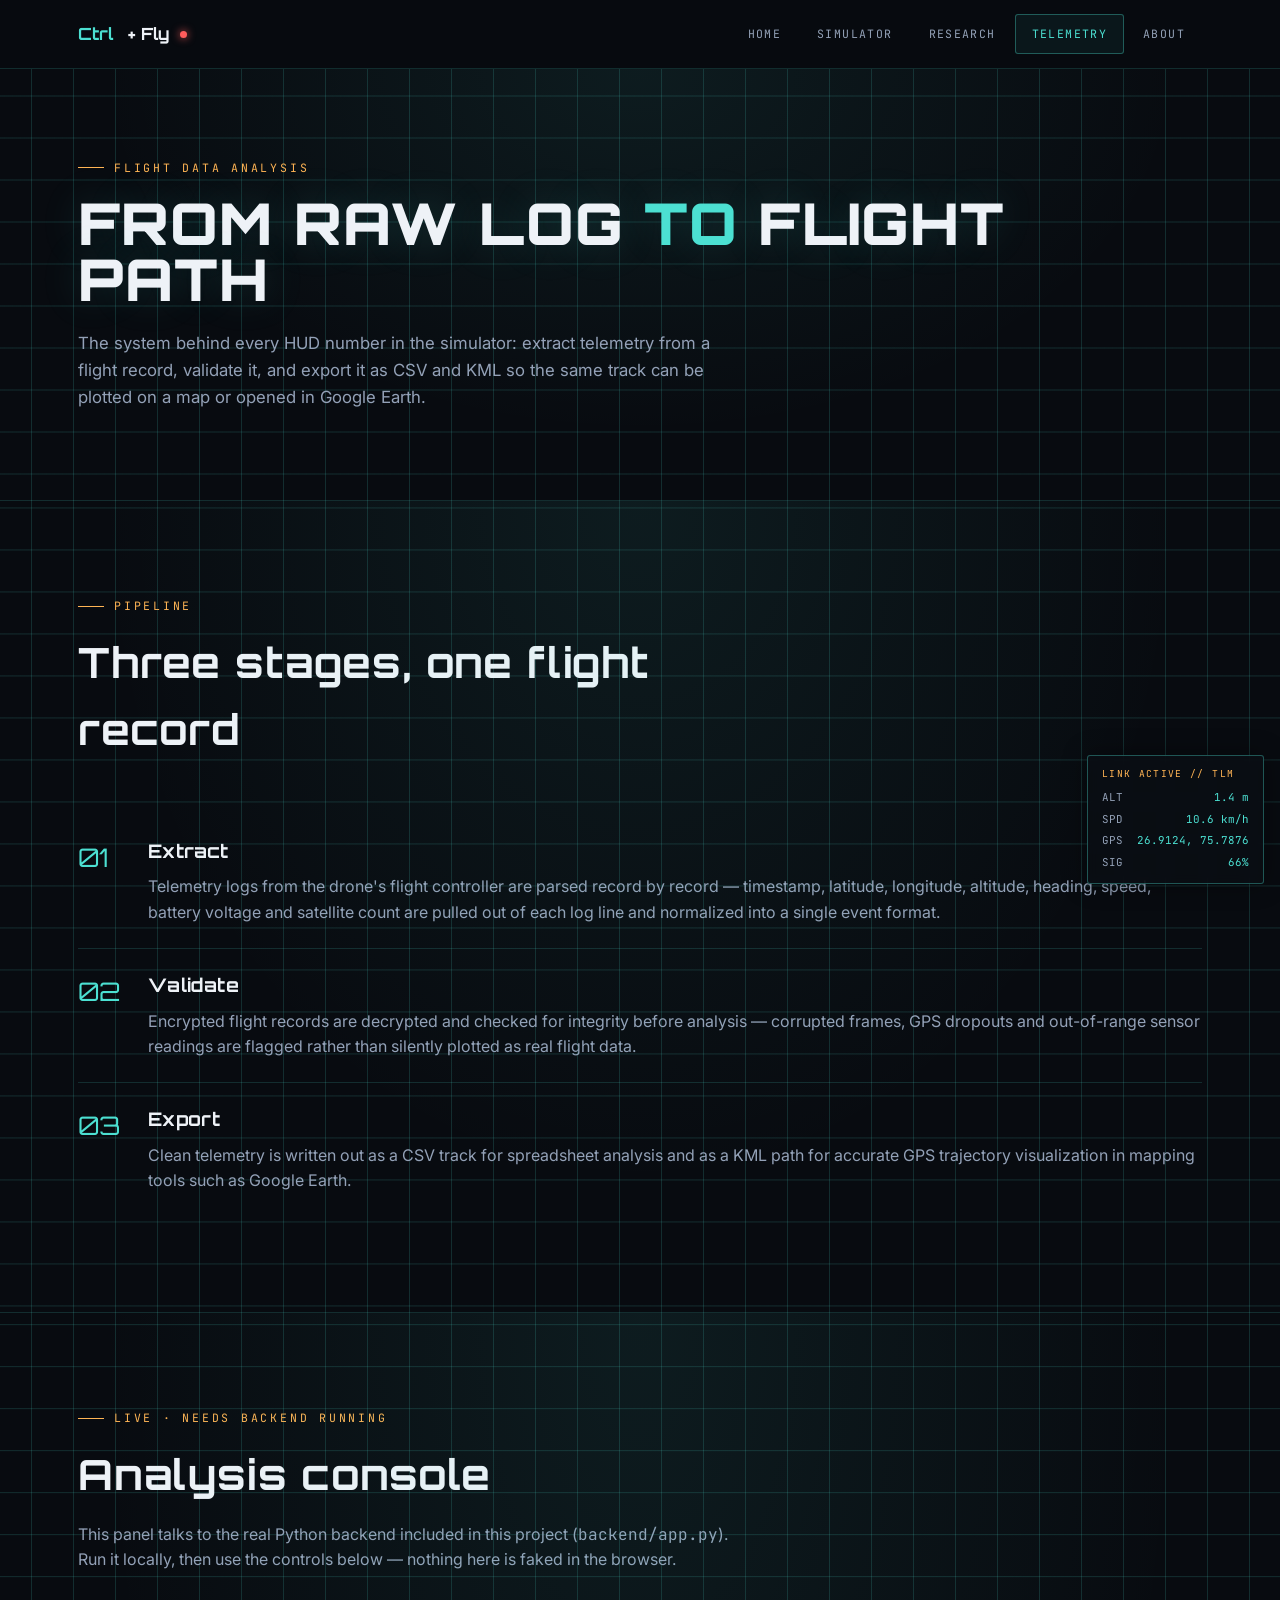
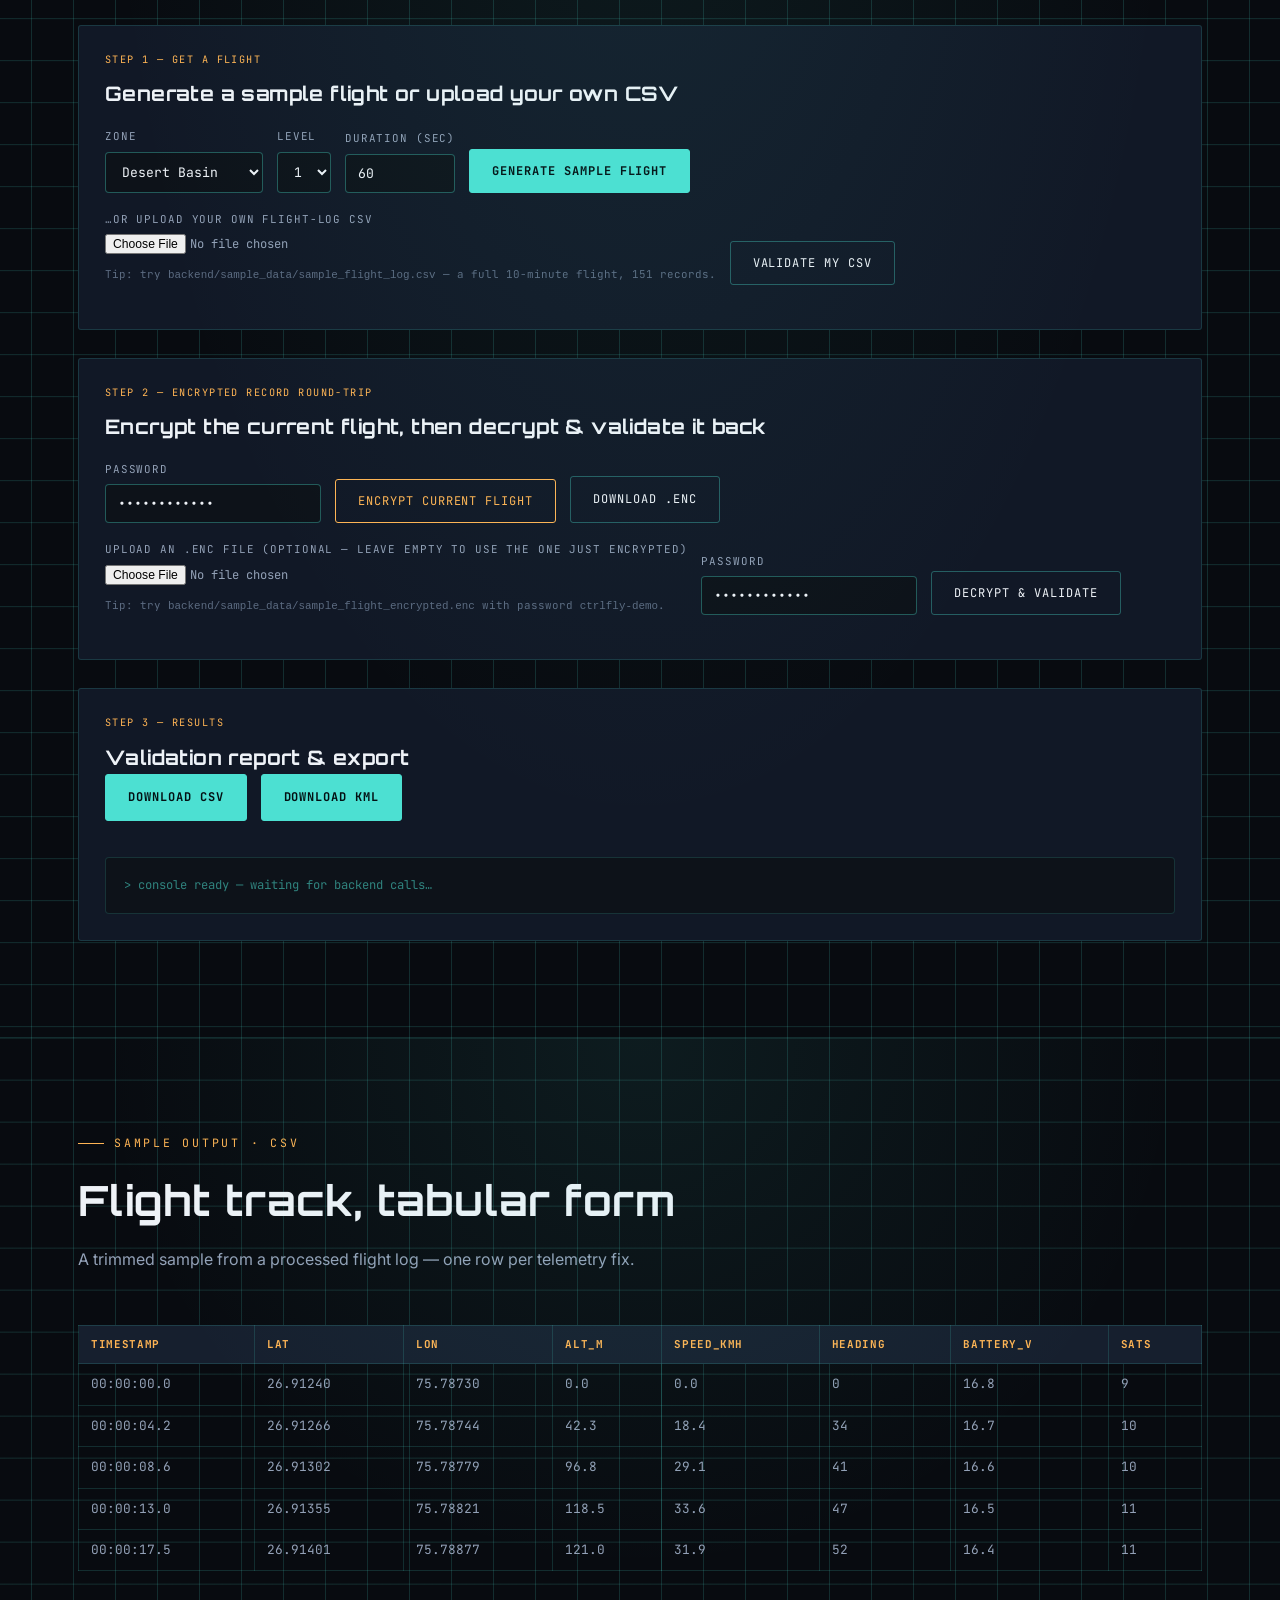
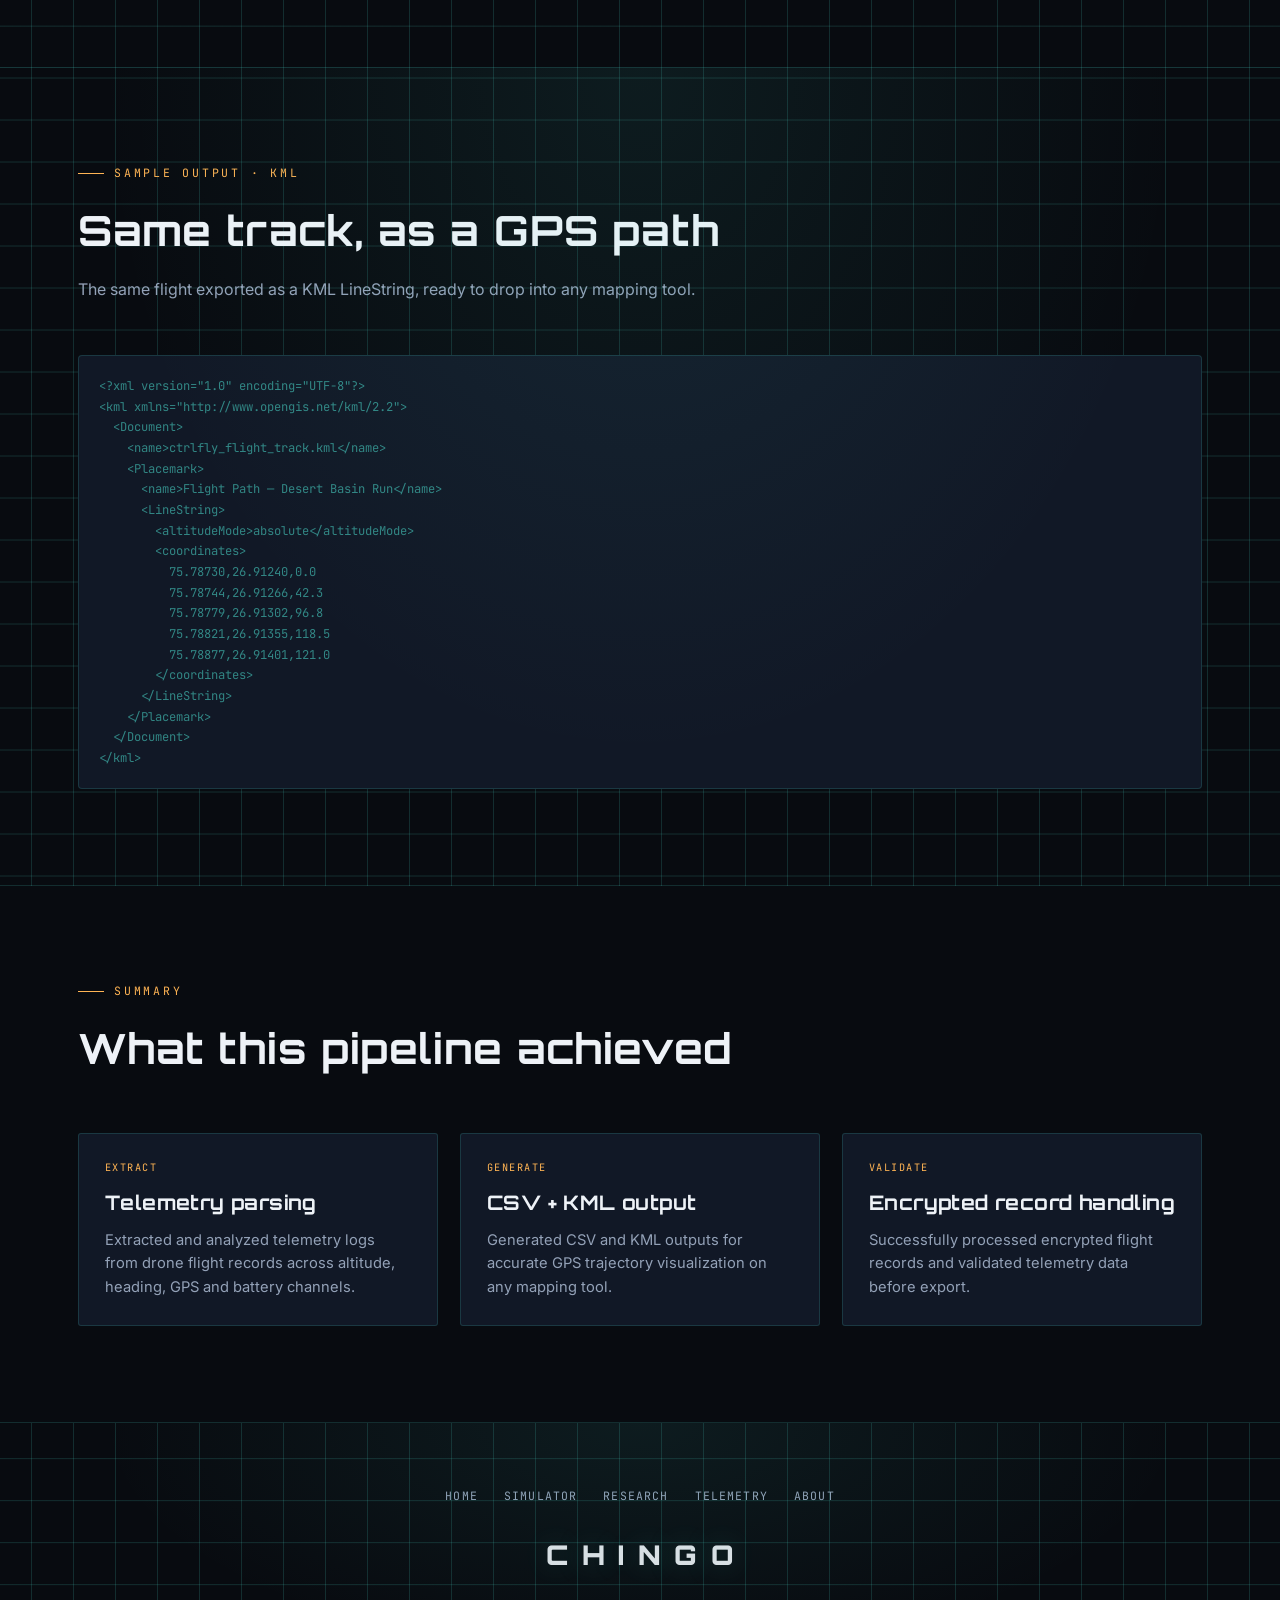
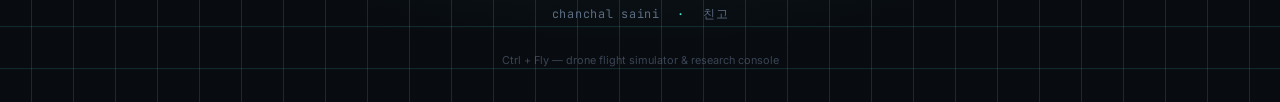
<file: telemetry.html>
<!DOCTYPE html>
<html lang="en">
<head>
<meta charset="UTF-8">
<meta name="viewport" content="width=device-width, initial-scale=1.0">
<title>Telemetry Pipeline — Ctrl + Fly</title>
<link rel="stylesheet" href="css/style.css">
<style>
  .datatable{ width:100%; border-collapse:collapse; font-family:var(--font-mono); font-size:.8rem; }
  .datatable th, .datatable td{ border:1px solid var(--line); padding:10px 12px; text-align:left; }
  .datatable th{ color:var(--amber); text-transform:uppercase; letter-spacing:.06em; font-size:.68rem; background:var(--panel-2); }
  .datatable td{ color:var(--mist); }
  .datatable tr:hover td{ background:rgba(76,224,210,.05); color:var(--frost); }
  .codeblock{ background:var(--panel); border:1px solid var(--line); border-radius:4px; padding:20px; font-family:var(--font-mono); font-size:.76rem; color:var(--cyan-dim); overflow-x:auto; white-space:pre; line-height:1.7; }
  .pipeline-step{ display:flex; gap:18px; align-items:flex-start; padding:22px 0; border-bottom:1px solid var(--line); }
  .pipeline-step:last-child{ border-bottom:0; }
  .pipeline-num{ font-family:var(--font-display); font-size:1.6rem; color:var(--cyan); min-width:52px; }
</style>
</head>
<body>
  

<nav class="topnav">
  <div class="wrap">
    <a class="brand" href="index.html"><span class="plus">Ctrl</span>&nbsp;+&nbsp;Fly<span class="dot"></span></a>
    <div class="navlinks">
      <a href="index.html">Home</a>
      <a href="simulator.html">Simulator</a>
      <a href="research.html">Research</a>
      <a href="telemetry.html" class="active">Telemetry</a>
      <a href="about.html">About</a>
    </div>
  </div>
</nav>
  

<header class="hero scanfield" style="min-height:48vh;">
  <div class="wrap">
    <div class="eyebrow">Flight Data Analysis</div>
    <h1 style="font-size:clamp(2.2rem,6vw,3.6rem);">FROM RAW LOG <span class="accent">TO</span> FLIGHT PATH</h1>
    <p class="lede">The system behind every HUD number in the simulator: extract telemetry from a flight
      record, validate it, and export it as CSV and KML so the same track can be plotted on a map or
      opened in Google Earth.</p>
  </div>
</header>

<section class="section scanfield">
  <div class="wrap">
    <div class="section-head">
      <div class="eyebrow">Pipeline</div>
      <h2>Three stages, one flight record</h2>
    </div>
    <div class="pipeline-step">
      <div class="pipeline-num">01</div>
      <div><h3>Extract</h3><p style="color:var(--mist); margin-top:8px;">Telemetry logs from the drone's flight controller are parsed record by record — timestamp, latitude, longitude, altitude, heading, speed, battery voltage and satellite count are pulled out of each log line and normalized into a single event format.</p></div>
    </div>
    <div class="pipeline-step">
      <div class="pipeline-num">02</div>
      <div><h3>Validate</h3><p style="color:var(--mist); margin-top:8px;">Encrypted flight records are decrypted and checked for integrity before analysis — corrupted frames, GPS dropouts and out-of-range sensor readings are flagged rather than silently plotted as real flight data.</p></div>
    </div>
    <div class="pipeline-step">
      <div class="pipeline-num">03</div>
      <div><h3>Export</h3><p style="color:var(--mist); margin-top:8px;">Clean telemetry is written out as a CSV track for spreadsheet analysis and as a KML path for accurate GPS trajectory visualization in mapping tools such as Google Earth.</p></div>
    </div>
  </div>
</section>

<section class="section scanfield" id="live-console">
  <div class="wrap">
    <div class="section-head">
      <div class="eyebrow">Live · Needs backend running</div>
      <h2>Analysis console</h2>
      <p>This panel talks to the real Python backend included in this project
        (<code class="mono">backend/app.py</code>). Run it locally, then use the controls below —
        nothing here is faked in the browser.</p>
    </div>

    <div class="card" style="margin-bottom:28px;">
      <div class="tag">Step 1 — Get a flight</div>
      <h3>Generate a sample flight or upload your own CSV</h3>
      <div class="field-row" style="margin-top:18px;">
        <div class="field">
          <label for="gen-zone">Zone</label>
          <select id="gen-zone">
            <option>Desert Basin</option><option>Metro Skyline</option>
            <option>Arctic Ridge</option><option>Ocean Platform</option>
          </select>
        </div>
        <div class="field">
          <label for="gen-level">Level</label>
          <select id="gen-level"><option value="1">1</option><option value="2">2</option><option value="3">3</option></select>
        </div>
        <div class="field">
          <label for="gen-duration">Duration (sec)</label>
          <input type="number" id="gen-duration" value="60" min="10" max="600">
        </div>
        <button class="btn btn-solid" id="btn-generate">Generate Sample Flight</button>
      </div>
      <div class="field-row">
        <div class="field">
          <label for="upload-csv">…or upload your own flight-log CSV</label>
          <input type="file" id="upload-csv" accept=".csv">
          <p class="mono" style="font-size:.68rem; color:var(--mist-dim); margin-top:6px;">Tip: try <code>backend/sample_data/sample_flight_log.csv</code> — a full 10-minute flight, 151 records.</p>
        </div>
        <button class="btn" id="btn-upload-csv">Validate My CSV</button>
      </div>
    </div>

    <div class="card" style="margin-bottom:28px;">
      <div class="tag">Step 2 — Encrypted record round-trip</div>
      <h3>Encrypt the current flight, then decrypt &amp; validate it back</h3>
      <div class="field-row" style="margin-top:18px;">
        <div class="field">
          <label for="enc-pass">Password</label>
          <input type="password" id="enc-pass" placeholder="any password" value="ctrlfly-demo">
        </div>
        <button class="btn btn-amber" id="btn-encrypt">Encrypt Current Flight</button>
        <a class="btn" id="link-download-enc" href="/api/telemetry/encrypted.bin">Download .enc</a>
      </div>
      <div class="field-row">
        <div class="field">
          <label for="dec-file">Upload an .enc file (optional — leave empty to use the one just encrypted)</label>
          <input type="file" id="dec-file" accept=".enc,.bin">
          <p class="mono" style="font-size:.68rem; color:var(--mist-dim); margin-top:6px;">Tip: try <code>backend/sample_data/sample_flight_encrypted.enc</code> with password <code>ctrlfly-demo</code>.</p>
        </div>
        <div class="field">
          <label for="dec-pass">Password</label>
          <input type="password" id="dec-pass" placeholder="same password" value="ctrlfly-demo">
        </div>
        <button class="btn" id="btn-decrypt">Decrypt &amp; Validate</button>
      </div>
    </div>

    <div class="card">
      <div class="tag">Step 3 — Results</div>
      <h3>Validation report &amp; export</h3>
      <div class="result-summary" id="result-summary" style="display:none;">
        <div class="stat-block"><div class="num" id="rs-total">0</div><div class="lbl">Total records</div></div>
        <div class="stat-block"><div class="num" id="rs-valid">0</div><div class="lbl">Valid</div></div>
        <div class="stat-block"><div class="num" id="rs-flagged">0</div><div class="lbl">Flagged</div></div>
      </div>
      <div class="field-row">
        <a class="btn btn-solid" id="link-download-csv" href="/api/telemetry/csv">Download CSV</a>
        <a class="btn btn-solid" id="link-download-kml" href="/api/telemetry/kml">Download KML</a>
      </div>
      <div style="overflow-x:auto; margin-top:8px;">
        <table class="datatable" id="result-table" style="display:none;">
          <thead><tr><th>timestamp</th><th>lat</th><th>lon</th><th>alt_m</th><th>speed_kmh</th><th>heading</th><th>battery_v</th><th>sats</th></tr></thead>
          <tbody id="result-table-body"></tbody>
        </table>
      </div>
      <div class="console-box" id="console-log" style="margin-top:18px;">
        <div class="line">&gt; console ready — waiting for backend calls…</div>
      </div>
    </div>
  </div>
</section>

<section class="section scanfield">
  <div class="wrap">
    <div class="section-head">
      <div class="eyebrow">Sample output · CSV</div>
      <h2>Flight track, tabular form</h2>
      <p>A trimmed sample from a processed flight log — one row per telemetry fix.</p>
    </div>
    <div style="overflow-x:auto;">
      <table class="datatable">
        <thead><tr><th>timestamp</th><th>lat</th><th>lon</th><th>alt_m</th><th>speed_kmh</th><th>heading</th><th>battery_v</th><th>sats</th></tr></thead>
        <tbody>
          <tr><td>00:00:00.0</td><td>26.91240</td><td>75.78730</td><td>0.0</td><td>0.0</td><td>0</td><td>16.8</td><td>9</td></tr>
          <tr><td>00:00:04.2</td><td>26.91266</td><td>75.78744</td><td>42.3</td><td>18.4</td><td>34</td><td>16.7</td><td>10</td></tr>
          <tr><td>00:00:08.6</td><td>26.91302</td><td>75.78779</td><td>96.8</td><td>29.1</td><td>41</td><td>16.6</td><td>10</td></tr>
          <tr><td>00:00:13.0</td><td>26.91355</td><td>75.78821</td><td>118.5</td><td>33.6</td><td>47</td><td>16.5</td><td>11</td></tr>
          <tr><td>00:00:17.5</td><td>26.91401</td><td>75.78877</td><td>121.0</td><td>31.9</td><td>52</td><td>16.4</td><td>11</td></tr>
        </tbody>
      </table>
    </div>
  </div>
</section>

<section class="section scanfield">
  <div class="wrap">
    <div class="section-head">
      <div class="eyebrow">Sample output · KML</div>
      <h2>Same track, as a GPS path</h2>
      <p>The same flight exported as a KML LineString, ready to drop into any mapping tool.</p>
    </div>
    <div class="codeblock">&lt;?xml version="1.0" encoding="UTF-8"?&gt;
&lt;kml xmlns="http://www.opengis.net/kml/2.2"&gt;
  &lt;Document&gt;
    &lt;name&gt;ctrlfly_flight_track.kml&lt;/name&gt;
    &lt;Placemark&gt;
      &lt;name&gt;Flight Path — Desert Basin Run&lt;/name&gt;
      &lt;LineString&gt;
        &lt;altitudeMode&gt;absolute&lt;/altitudeMode&gt;
        &lt;coordinates&gt;
          75.78730,26.91240,0.0
          75.78744,26.91266,42.3
          75.78779,26.91302,96.8
          75.78821,26.91355,118.5
          75.78877,26.91401,121.0
        &lt;/coordinates&gt;
      &lt;/LineString&gt;
    &lt;/Placemark&gt;
  &lt;/Document&gt;
&lt;/kml&gt;</div>
  </div>
</section>

<section class="section">
  <div class="wrap">
    <div class="section-head">
      <div class="eyebrow">Summary</div>
      <h2>What this pipeline achieved</h2>
    </div>
    <div class="grid grid-3">
      <div class="card"><div class="tag">Extract</div><h3>Telemetry parsing</h3><p>Extracted and analyzed telemetry logs from drone flight records across altitude, heading, GPS and battery channels.</p></div>
      <div class="card"><div class="tag">Generate</div><h3>CSV + KML output</h3><p>Generated CSV and KML outputs for accurate GPS trajectory visualization on any mapping tool.</p></div>
      <div class="card"><div class="tag">Validate</div><h3>Encrypted record handling</h3><p>Successfully processed encrypted flight records and validated telemetry data before export.</p></div>
    </div>
  </div>
</section>

<footer class="site-footer scanfield">
  <div class="wrap">
    <div class="footer-links">
      <a href="index.html">Home</a>
      <a href="simulator.html">Simulator</a>
      <a href="research.html">Research</a>
      <a href="telemetry.html">Telemetry</a>
      <a href="about.html">About</a>
    </div>
    <div class="chingo-mark">CHINGO</div>
    <div class="footer-credit">chanchal saini <span class="sep">·</span> 친고</div>
    <div class="footer-fine">Ctrl + Fly — drone flight simulator &amp; research console</div>
  </div>
</footer>

<div id="global-hud"></div>
<script src="js/hud.js"></script>
<script src="js/telemetry-console.js"></script>
</body>
</html>
</file>
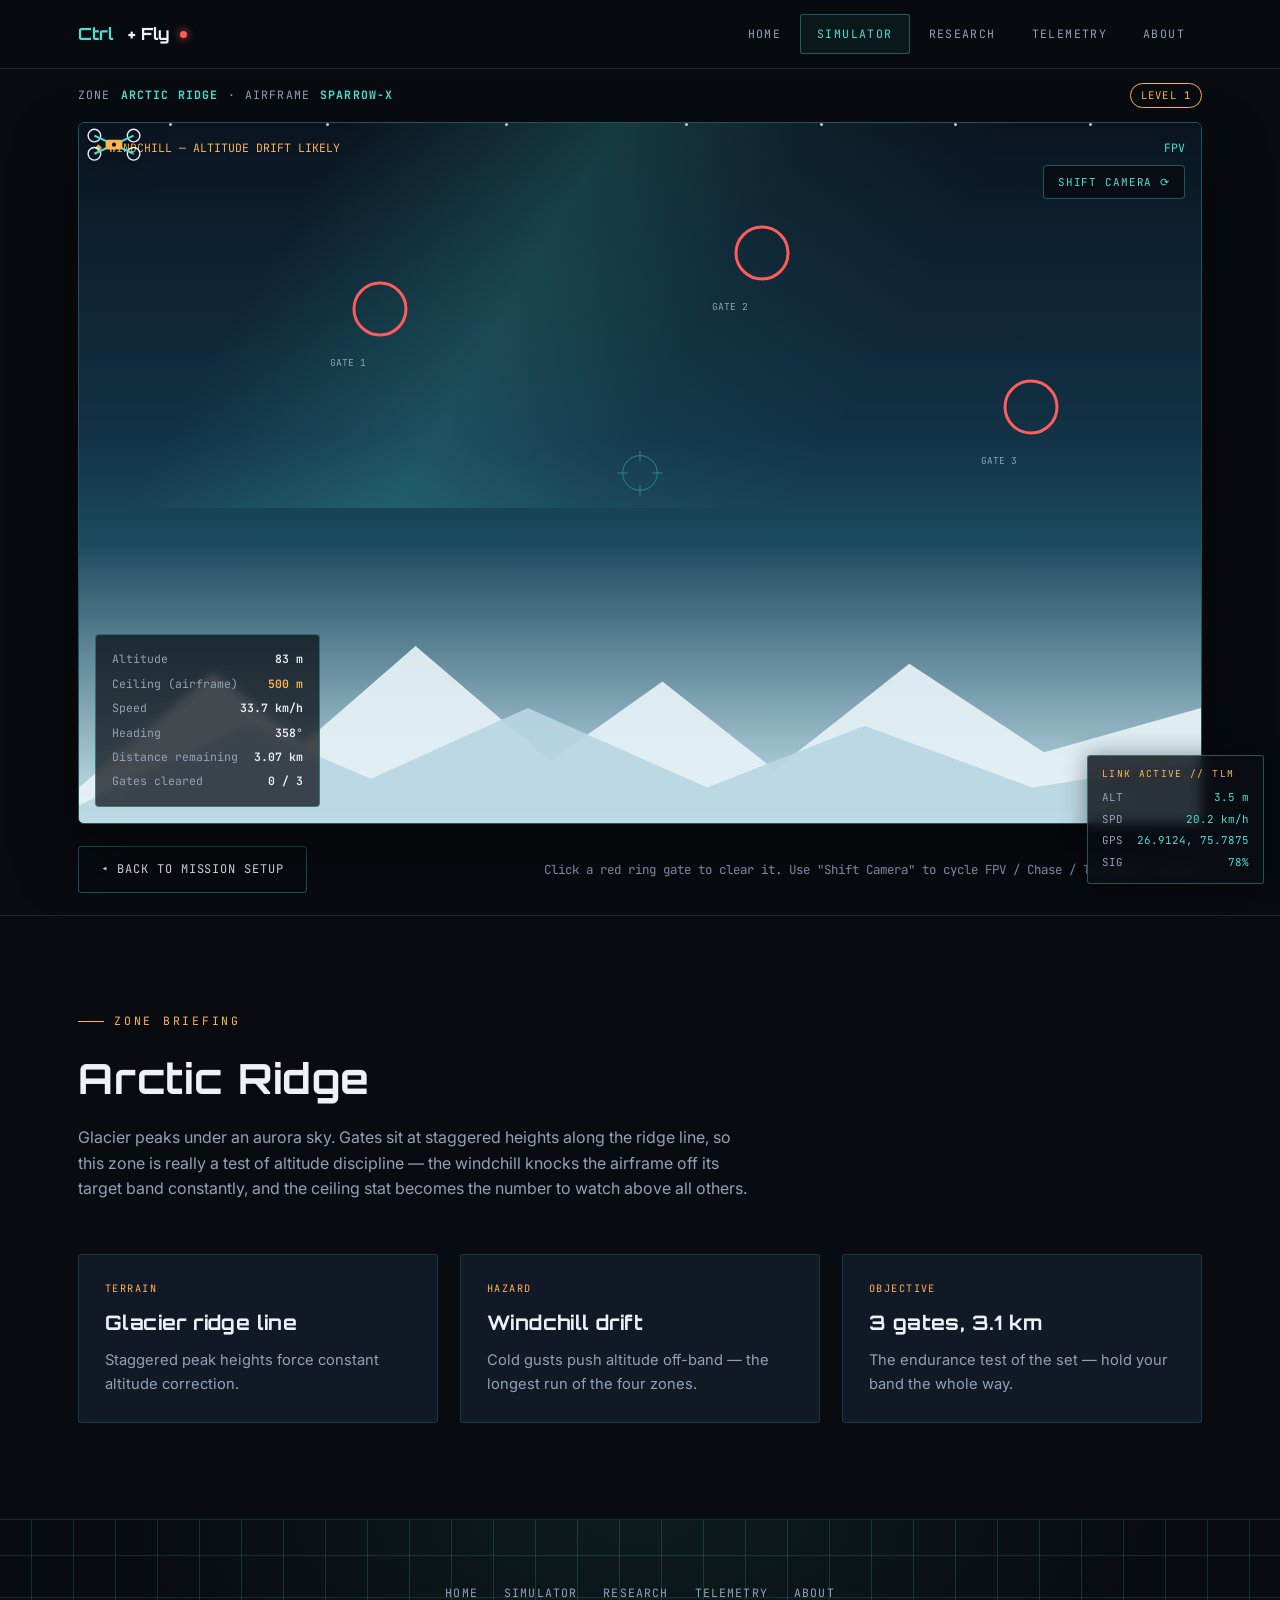
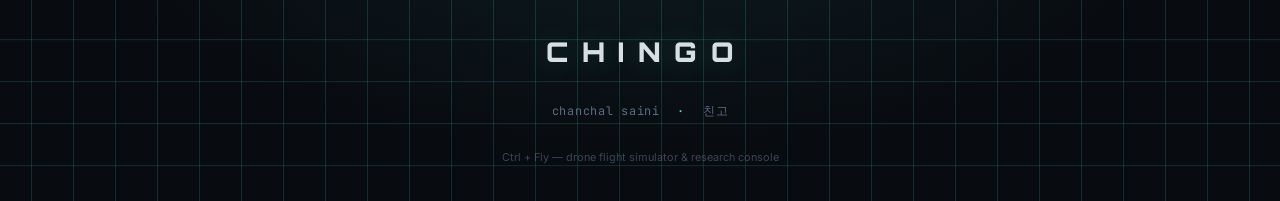
<file: zones/arctic.html>
<!DOCTYPE html>
<html lang="en">
<head>
<meta charset="UTF-8">
<meta name="viewport" content="width=device-width, initial-scale=1.0">
<title>Arctic Ridge — Ctrl + Fly Simulator</title>
<link rel="stylesheet" href="../css/style.css">
<style>
  .zone-arctic{ background: linear-gradient(180deg,#0a1420 0%,#123246 45%,#1b4a5e 60%,#c9e6f2 100%); }
  .z-peak{ position:absolute; bottom:0; }
  .z-aurora{ position:absolute; top:0; left:0; width:100%; height:55%;
    background: linear-gradient(120deg, transparent 20%, rgba(76,224,210,.18) 40%, rgba(76,224,210,.05) 55%, transparent 70%);
    animation: auroraDrift 9s ease-in-out infinite alternate; }
  @keyframes auroraDrift{ from{ transform:translateX(-4%); opacity:.6;} to{ transform:translateX(4%); opacity:1;} }
  .z-flake{ position:absolute; width:3px; height:3px; background:#eef2f7; border-radius:50%; opacity:.8; animation:flakeFall linear infinite; }
  @keyframes flakeFall{ from{ transform:translateY(-10px);} to{ transform:translateY(620px);} }
</style>
</head>
<body>

  

<nav class="topnav">
  <div class="wrap">
    <a class="brand" href="../index.html"><span class="plus">Ctrl</span>&nbsp;+&nbsp;Fly<span class="dot"></span></a>
    <div class="navlinks">
      <a href="../index.html">Home</a>
      <a href="../simulator.html" class="active">Simulator</a>
      <a href="../research.html">Research</a>
      <a href="../telemetry.html">Telemetry</a>
      <a href="../about.html">About</a>
    </div>
  </div>
</nav>

<section class="sim-shell">
  <div class="wrap">
    <div class="sim-topbar">
      <div class="sim-badge">ZONE <b id="sim-zone-name">Arctic Ridge</b> · AIRFRAME <b id="sim-drone-name">—</b></div>
      <div class="sim-badge"><span class="lvl" id="sim-level">LEVEL 1</span></div>
    </div>

    <div class="sim-stage cam-fpv" id="sim-stage">
      <div class="zone-arctic" style="position:absolute; inset:0;">
        <div class="z-aurora"></div>
        <svg class="z-peak" viewBox="0 0 1000 260" preserveAspectRatio="none" style="width:100%; height:230px;">
          <path d="M0 220 L120 90 L200 170 L300 60 L420 190 L520 100 L620 200 L740 80 L860 180 L1000 130 V260 H0 Z" fill="#e6f2f8" opacity=".92"/>
          <path d="M0 240 L150 150 L260 210 L400 130 L560 220 L700 150 L850 220 L1000 190 V260 H0 Z" fill="#b9d6e4" opacity=".9"/>
        </svg>
        <div class="z-flake" style="left:8%; animation-duration:6s;"></div>
        <div class="z-flake" style="left:22%; animation-duration:8s;"></div>
        <div class="z-flake" style="left:38%; animation-duration:5s;"></div>
        <div class="z-flake" style="left:54%; animation-duration:7s;"></div>
        <div class="z-flake" style="left:66%; animation-duration:9s;"></div>
        <div class="z-flake" style="left:78%; animation-duration:6.5s;"></div>
        <div class="z-flake" style="left:90%; animation-duration:7.5s;"></div>
      </div>

      <svg class="crosshair" viewBox="0 0 60 60"><circle cx="30" cy="30" r="20" fill="none" stroke="#4ce0d2" stroke-width="1"/><line x1="30" y1="4" x2="30" y2="16" stroke="#4ce0d2"/><line x1="30" y1="44" x2="30" y2="56" stroke="#4ce0d2"/><line x1="4" y1="30" x2="16" y2="30" stroke="#4ce0d2"/><line x1="44" y1="30" x2="56" y2="30" stroke="#4ce0d2"/></svg>

      <svg class="drone-actor" viewBox="0 0 100 60" xmlns="http://www.w3.org/2000/svg">
        <g class="prop" style="transform-origin:22px 18px;"><circle cx="22" cy="18" r="9" fill="none" stroke="#eef2f7" stroke-width="2"/></g>
        <g class="prop" style="transform-origin:78px 18px;"><circle cx="78" cy="18" r="9" fill="none" stroke="#eef2f7" stroke-width="2"/></g>
        <g class="prop" style="transform-origin:22px 44px;"><circle cx="22" cy="44" r="9" fill="none" stroke="#eef2f7" stroke-width="2"/></g>
        <g class="prop" style="transform-origin:78px 44px;"><circle cx="78" cy="44" r="9" fill="none" stroke="#eef2f7" stroke-width="2"/></g>
        <line x1="22" y1="18" x2="78" y2="44" stroke="#4ce0d2" stroke-width="3"/>
        <line x1="78" y1="18" x2="22" y2="44" stroke="#4ce0d2" stroke-width="3"/>
        <rect x="38" y="24" width="24" height="14" rx="3" fill="#ffb454"/>
        <circle cx="50" cy="31" r="3" fill="#0d1219"/>
      </svg>

      <svg class="gate clickable" style="top:22%; left:24%;" viewBox="0 0 64 64"><circle cx="32" cy="32" r="26" fill="none" stroke="#ff5c5c" stroke-width="3"/><path class="check" d="M20 33 L28 41 L45 22" fill="none" stroke="#4ce0d2" stroke-width="4"/></svg>
      <div class="gate-label" style="top:calc(22% + 74px); left:24%;">GATE 1</div>
      <svg class="gate clickable" style="top:14%; left:58%;" viewBox="0 0 64 64"><circle cx="32" cy="32" r="26" fill="none" stroke="#ff5c5c" stroke-width="3"/><path class="check" d="M20 33 L28 41 L45 22" fill="none" stroke="#4ce0d2" stroke-width="4"/></svg>
      <div class="gate-label" style="top:calc(14% + 74px); left:58%;">GATE 2</div>
      <svg class="gate clickable" style="top:36%; left:82%;" viewBox="0 0 64 64"><circle cx="32" cy="32" r="26" fill="none" stroke="#ff5c5c" stroke-width="3"/><path class="check" d="M20 33 L28 41 L45 22" fill="none" stroke="#4ce0d2" stroke-width="4"/></svg>
      <div class="gate-label" style="top:calc(36% + 74px); left:82%;">GATE 3</div>

      <div class="sim-hud-overlay">
        <div class="sim-corner tl"><span class="text-amber">◆ WINDCHILL — ALTITUDE DRIFT LIKELY</span></div>
        <div class="sim-corner tr">
          <div id="cam-label">FPV</div>
          <button class="cam-btn clickable" id="cam-shift-btn">Shift Camera ⟳</button>
        </div>
        <div class="sim-corner bl">
          <div class="sim-panel">
            <div class="stat"><span>Altitude</span><span id="stat-alt">--</span></div>
            <div class="stat warn"><span>Ceiling (airframe)</span><span id="stat-ceiling">--</span></div>
            <div class="stat"><span>Speed</span><span id="stat-spd">--</span></div>
            <div class="stat"><span>Heading</span><span id="stat-heading">--</span></div>
            <div class="stat"><span>Distance remaining</span><span id="stat-dist">--</span></div>
            <div class="stat"><span>Gates cleared</span><span id="stat-gates">--</span></div>
          </div>
        </div>
        <div class="sim-corner br mono" style="color:var(--mist);">RUN LENGTH<br><span class="text-cyan">3.1 km</span></div>
      </div>

      <div class="mission-banner" id="mission-banner"></div>
    </div>

    <div class="sim-controls-row">
      <a class="btn" href="../simulator.html">◂ Back to mission setup</a>
      <p class="mono" style="color:var(--mist); font-size:.78rem;">Click a red ring gate to clear it. Use "Shift Camera" to cycle FPV / Chase / Top-Down / Orbit.</p>
    </div>
  </div>
</section>

<section class="section">
  <div class="wrap">
    <div class="section-head">
      <div class="eyebrow">Zone Briefing</div>
      <h2>Arctic Ridge</h2>
      <p>Glacier peaks under an aurora sky. Gates sit at staggered heights along the ridge line, so this
        zone is really a test of altitude discipline — the windchill knocks the airframe off its target
        band constantly, and the ceiling stat becomes the number to watch above all others.</p>
    </div>
    <div class="grid grid-3">
      <div class="card"><div class="tag">Terrain</div><h3>Glacier ridge line</h3><p>Staggered peak heights force constant altitude correction.</p></div>
      <div class="card"><div class="tag">Hazard</div><h3>Windchill drift</h3><p>Cold gusts push altitude off-band — the longest run of the four zones.</p></div>
      <div class="card"><div class="tag">Objective</div><h3>3 gates, 3.1 km</h3><p>The endurance test of the set — hold your band the whole way.</p></div>
    </div>
  </div>
</section>

<footer class="site-footer scanfield">
  <div class="wrap">
    <div class="footer-links">
      <a href="../index.html">Home</a>
      <a href="../simulator.html">Simulator</a>
      <a href="../research.html">Research</a>
      <a href="../telemetry.html">Telemetry</a>
      <a href="../about.html">About</a>
    </div>
    <div class="chingo-mark">CHINGO</div>
    <div class="footer-credit">chanchal saini <span class="sep">·</span> 친고</div>
    <div class="footer-fine">Ctrl + Fly — drone flight simulator &amp; research console</div>
  </div>
</footer>

<div id="global-hud"></div>
<script src="../js/hud.js"></script>
<script>window.ZONE_CONFIG = { name:'Arctic Ridge', code:'ARC', gates:3, distanceKm:3.1 };</script>
<script src="../js/zone-sim.js"></script>
</body>
</html>
</file>
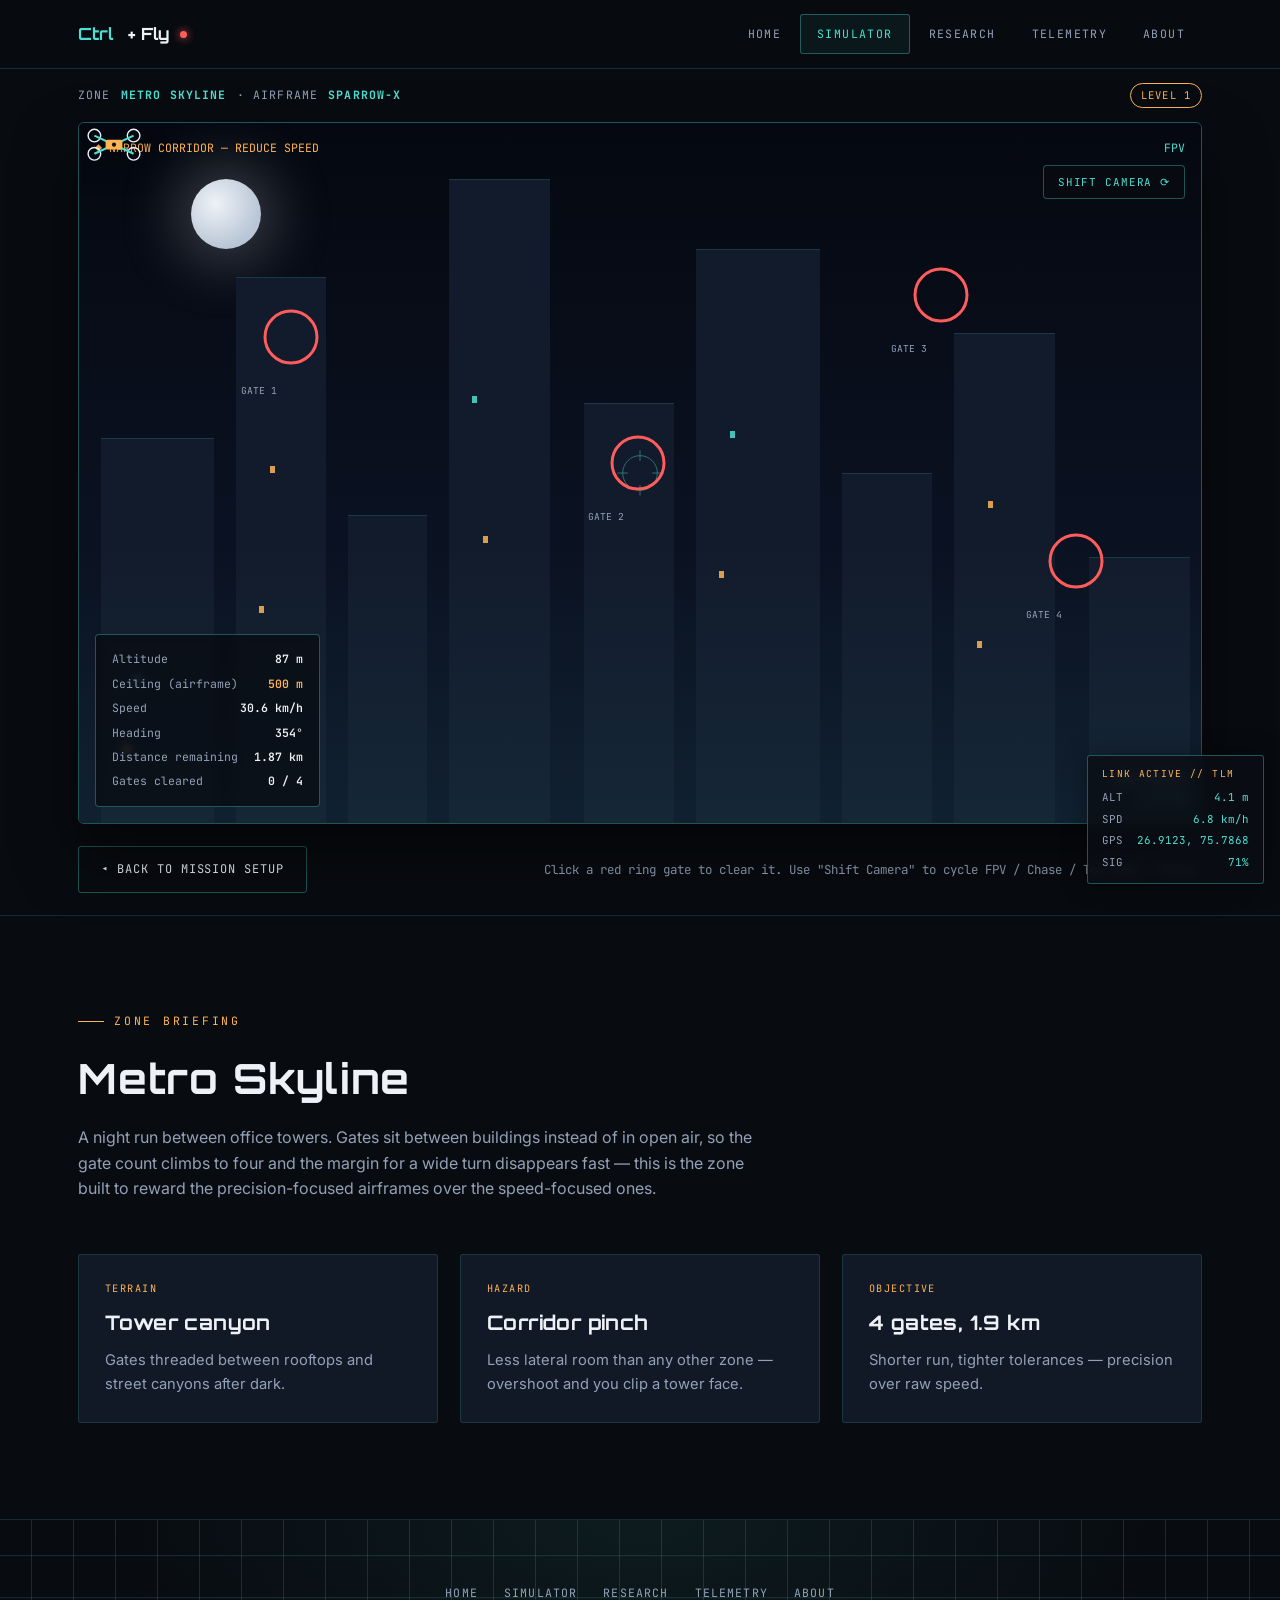
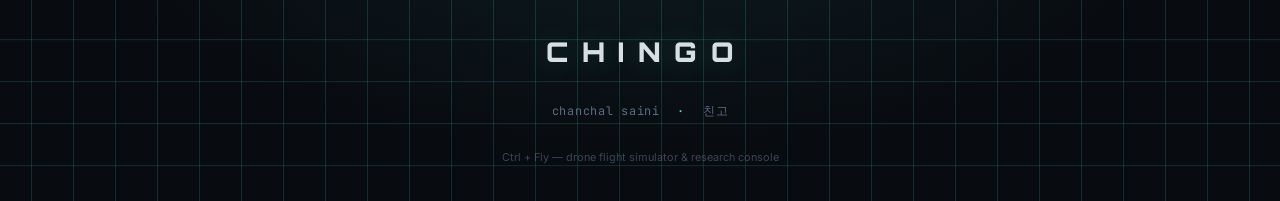
<file: zones/city.html>
<!DOCTYPE html>
<html lang="en">
<head>
<meta charset="UTF-8">
<meta name="viewport" content="width=device-width, initial-scale=1.0">
<title>Metro Skyline — Ctrl + Fly Simulator</title>
<link rel="stylesheet" href="../css/style.css">
<style>
  .zone-city{ background: linear-gradient(180deg,#050810 0%,#0a1120 55%,#0d1526 100%); }
  .z-tower{ position:absolute; bottom:0; background:#121b2c; border-top:1px solid rgba(76,224,210,.15); }
  .z-win{ position:absolute; width:5px; height:7px; background:#ffb454; opacity:.85; animation:winFlick 5s infinite; }
  .z-win.c{ background:#4ce0d2; }
  @keyframes winFlick{ 0%,88%{opacity:.85} 90%{opacity:.15} 100%{opacity:.85} }
  .z-moon{ position:absolute; top:8%; left:10%; width:70px; height:70px; border-radius:50%; background:radial-gradient(circle at 35% 35%, #eef2f7, #b9c6d6 70%); box-shadow:0 0 60px 12px rgba(238,242,247,.25); }
  .z-fog{ position:absolute; inset:0; background:linear-gradient(180deg, transparent 60%, rgba(76,224,210,.06) 100%); }
</style>
</head>
<body>

<nav class="topnav">
  <div class="wrap">
    <a class="brand" href="../index.html"><span class="plus">Ctrl</span>&nbsp;+&nbsp;Fly<span class="dot"></span></a>
    <div class="navlinks">
      <a href="../index.html">Home</a>
      <a href="../simulator.html" class="active">Simulator</a>
      <a href="../research.html">Research</a>
      <a href="../telemetry.html">Telemetry</a>
      <a href="../about.html">About</a>
    </div>
  </div>
</nav>

<section class="sim-shell">
  <div class="wrap">
    <div class="sim-topbar">
      <div class="sim-badge">ZONE <b id="sim-zone-name">Metro Skyline</b> · AIRFRAME <b id="sim-drone-name">—</b></div>
      <div class="sim-badge"><span class="lvl" id="sim-level">LEVEL 1</span></div>
    </div>

    <div class="sim-stage cam-fpv" id="sim-stage">
      <div class="zone-city" style="position:absolute; inset:0;">
        <div class="z-moon"></div>
        <div class="z-tower" style="left:2%; width:10%; height:55%;"></div>
        <div class="z-tower" style="left:14%; width:8%; height:78%;"></div>
        <div class="z-tower" style="left:24%; width:7%; height:44%;"></div>
        <div class="z-tower" style="left:33%; width:9%; height:92%;"></div>
        <div class="z-tower" style="left:45%; width:8%; height:60%;"></div>
        <div class="z-tower" style="left:55%; width:11%; height:82%;"></div>
        <div class="z-tower" style="left:68%; width:8%; height:50%;"></div>
        <div class="z-tower" style="left:78%; width:9%; height:70%;"></div>
        <div class="z-tower" style="left:90%; width:9%; height:38%;"></div>
        <!-- scattered windows -->
        <div class="z-win" style="left:4%; bottom:10%;"></div><div class="z-win c" style="left:5%; bottom:20%;"></div>
        <div class="z-win" style="left:16%; bottom:30%;"></div><div class="z-win" style="left:17%; bottom:50%;"></div>
        <div class="z-win c" style="left:35%; bottom:60%;"></div><div class="z-win" style="left:36%; bottom:40%;"></div>
        <div class="z-win" style="left:57%; bottom:35%;"></div><div class="z-win c" style="left:58%; bottom:55%;"></div>
        <div class="z-win" style="left:80%; bottom:25%;"></div><div class="z-win" style="left:81%; bottom:45%;"></div>
        <div class="z-fog"></div>
      </div>

      <svg class="crosshair" viewBox="0 0 60 60"><circle cx="30" cy="30" r="20" fill="none" stroke="#4ce0d2" stroke-width="1"/><line x1="30" y1="4" x2="30" y2="16" stroke="#4ce0d2"/><line x1="30" y1="44" x2="30" y2="56" stroke="#4ce0d2"/><line x1="4" y1="30" x2="16" y2="30" stroke="#4ce0d2"/><line x1="44" y1="30" x2="56" y2="30" stroke="#4ce0d2"/></svg>

      <svg class="drone-actor" viewBox="0 0 100 60" xmlns="http://www.w3.org/2000/svg">
        <g class="prop" style="transform-origin:22px 18px;"><circle cx="22" cy="18" r="9" fill="none" stroke="#eef2f7" stroke-width="2"/></g>
        <g class="prop" style="transform-origin:78px 18px;"><circle cx="78" cy="18" r="9" fill="none" stroke="#eef2f7" stroke-width="2"/></g>
        <g class="prop" style="transform-origin:22px 44px;"><circle cx="22" cy="44" r="9" fill="none" stroke="#eef2f7" stroke-width="2"/></g>
        <g class="prop" style="transform-origin:78px 44px;"><circle cx="78" cy="44" r="9" fill="none" stroke="#eef2f7" stroke-width="2"/></g>
        <line x1="22" y1="18" x2="78" y2="44" stroke="#4ce0d2" stroke-width="3"/>
        <line x1="78" y1="18" x2="22" y2="44" stroke="#4ce0d2" stroke-width="3"/>
        <rect x="38" y="24" width="24" height="14" rx="3" fill="#ffb454"/>
        <circle cx="50" cy="31" r="3" fill="#0d1219"/>
      </svg>

      <svg class="gate clickable" style="top:26%; left:16%;" viewBox="0 0 64 64"><circle cx="32" cy="32" r="26" fill="none" stroke="#ff5c5c" stroke-width="3"/><path class="check" d="M20 33 L28 41 L45 22" fill="none" stroke="#4ce0d2" stroke-width="4"/></svg>
      <div class="gate-label" style="top:calc(26% + 74px); left:16%;">GATE 1</div>
      <svg class="gate clickable" style="top:44%; left:47%;" viewBox="0 0 64 64"><circle cx="32" cy="32" r="26" fill="none" stroke="#ff5c5c" stroke-width="3"/><path class="check" d="M20 33 L28 41 L45 22" fill="none" stroke="#4ce0d2" stroke-width="4"/></svg>
      <div class="gate-label" style="top:calc(44% + 74px); left:47%;">GATE 2</div>
      <svg class="gate clickable" style="top:20%; left:74%;" viewBox="0 0 64 64"><circle cx="32" cy="32" r="26" fill="none" stroke="#ff5c5c" stroke-width="3"/><path class="check" d="M20 33 L28 41 L45 22" fill="none" stroke="#4ce0d2" stroke-width="4"/></svg>
      <div class="gate-label" style="top:calc(20% + 74px); left:74%;">GATE 3</div>
      <svg class="gate clickable" style="top:58%; left:86%;" viewBox="0 0 64 64"><circle cx="32" cy="32" r="26" fill="none" stroke="#ff5c5c" stroke-width="3"/><path class="check" d="M20 33 L28 41 L45 22" fill="none" stroke="#4ce0d2" stroke-width="4"/></svg>
      <div class="gate-label" style="top:calc(58% + 74px); left:86%;">GATE 4</div>

      <div class="sim-hud-overlay">
        <div class="sim-corner tl"><span class="text-amber">◆ NARROW CORRIDOR — REDUCE SPEED</span></div>
        <div class="sim-corner tr">
          <div id="cam-label">FPV</div>
          <button class="cam-btn clickable" id="cam-shift-btn">Shift Camera ⟳</button>
        </div>
        <div class="sim-corner bl">
          <div class="sim-panel">
            <div class="stat"><span>Altitude</span><span id="stat-alt">--</span></div>
            <div class="stat warn"><span>Ceiling (airframe)</span><span id="stat-ceiling">--</span></div>
            <div class="stat"><span>Speed</span><span id="stat-spd">--</span></div>
            <div class="stat"><span>Heading</span><span id="stat-heading">--</span></div>
            <div class="stat"><span>Distance remaining</span><span id="stat-dist">--</span></div>
            <div class="stat"><span>Gates cleared</span><span id="stat-gates">--</span></div>
          </div>
        </div>
        <div class="sim-corner br mono" style="color:var(--mist);">RUN LENGTH<br><span class="text-cyan">1.9 km</span></div>
      </div>

      <div class="mission-banner" id="mission-banner"></div>
    </div>

    <div class="sim-controls-row">
      <a class="btn" href="../simulator.html">◂ Back to mission setup</a>
      <p class="mono" style="color:var(--mist); font-size:.78rem;">Click a red ring gate to clear it. Use "Shift Camera" to cycle FPV / Chase / Top-Down / Orbit.</p>
    </div>
  </div>
</section>

<section class="section">
  <div class="wrap">
    <div class="section-head">
      <div class="eyebrow">Zone Briefing</div>
      <h2>Metro Skyline</h2>
      <p>A night run between office towers. Gates sit between buildings instead of in open air, so the
        gate count climbs to four and the margin for a wide turn disappears fast — this is the zone
        built to reward the precision-focused airframes over the speed-focused ones.</p>
    </div>
    <div class="grid grid-3">
      <div class="card"><div class="tag">Terrain</div><h3>Tower canyon</h3><p>Gates threaded between rooftops and street canyons after dark.</p></div>
      <div class="card"><div class="tag">Hazard</div><h3>Corridor pinch</h3><p>Less lateral room than any other zone — overshoot and you clip a tower face.</p></div>
      <div class="card"><div class="tag">Objective</div><h3>4 gates, 1.9 km</h3><p>Shorter run, tighter tolerances — precision over raw speed.</p></div>
    </div>
  </div>
</section>

<footer class="site-footer scanfield">
  <div class="wrap">
    <div class="footer-links">
      <a href="../index.html">Home</a>
      <a href="../simulator.html">Simulator</a>
      <a href="../research.html">Research</a>
      <a href="../telemetry.html">Telemetry</a>
      <a href="../about.html">About</a>
    </div>
    <div class="chingo-mark">CHINGO</div>
    <div class="footer-credit">chanchal saini <span class="sep">·</span> 친고</div>
    <div class="footer-fine">Ctrl + Fly — drone flight simulator &amp; research console</div>
  </div>
</footer>

<div id="global-hud"></div>
<script src="../js/hud.js"></script>
<script>window.ZONE_CONFIG = { name:'Metro Skyline', code:'MTS', gates:4, distanceKm:1.9 };</script>
<script src="../js/zone-sim.js"></script>
</body>
</html>
</file>
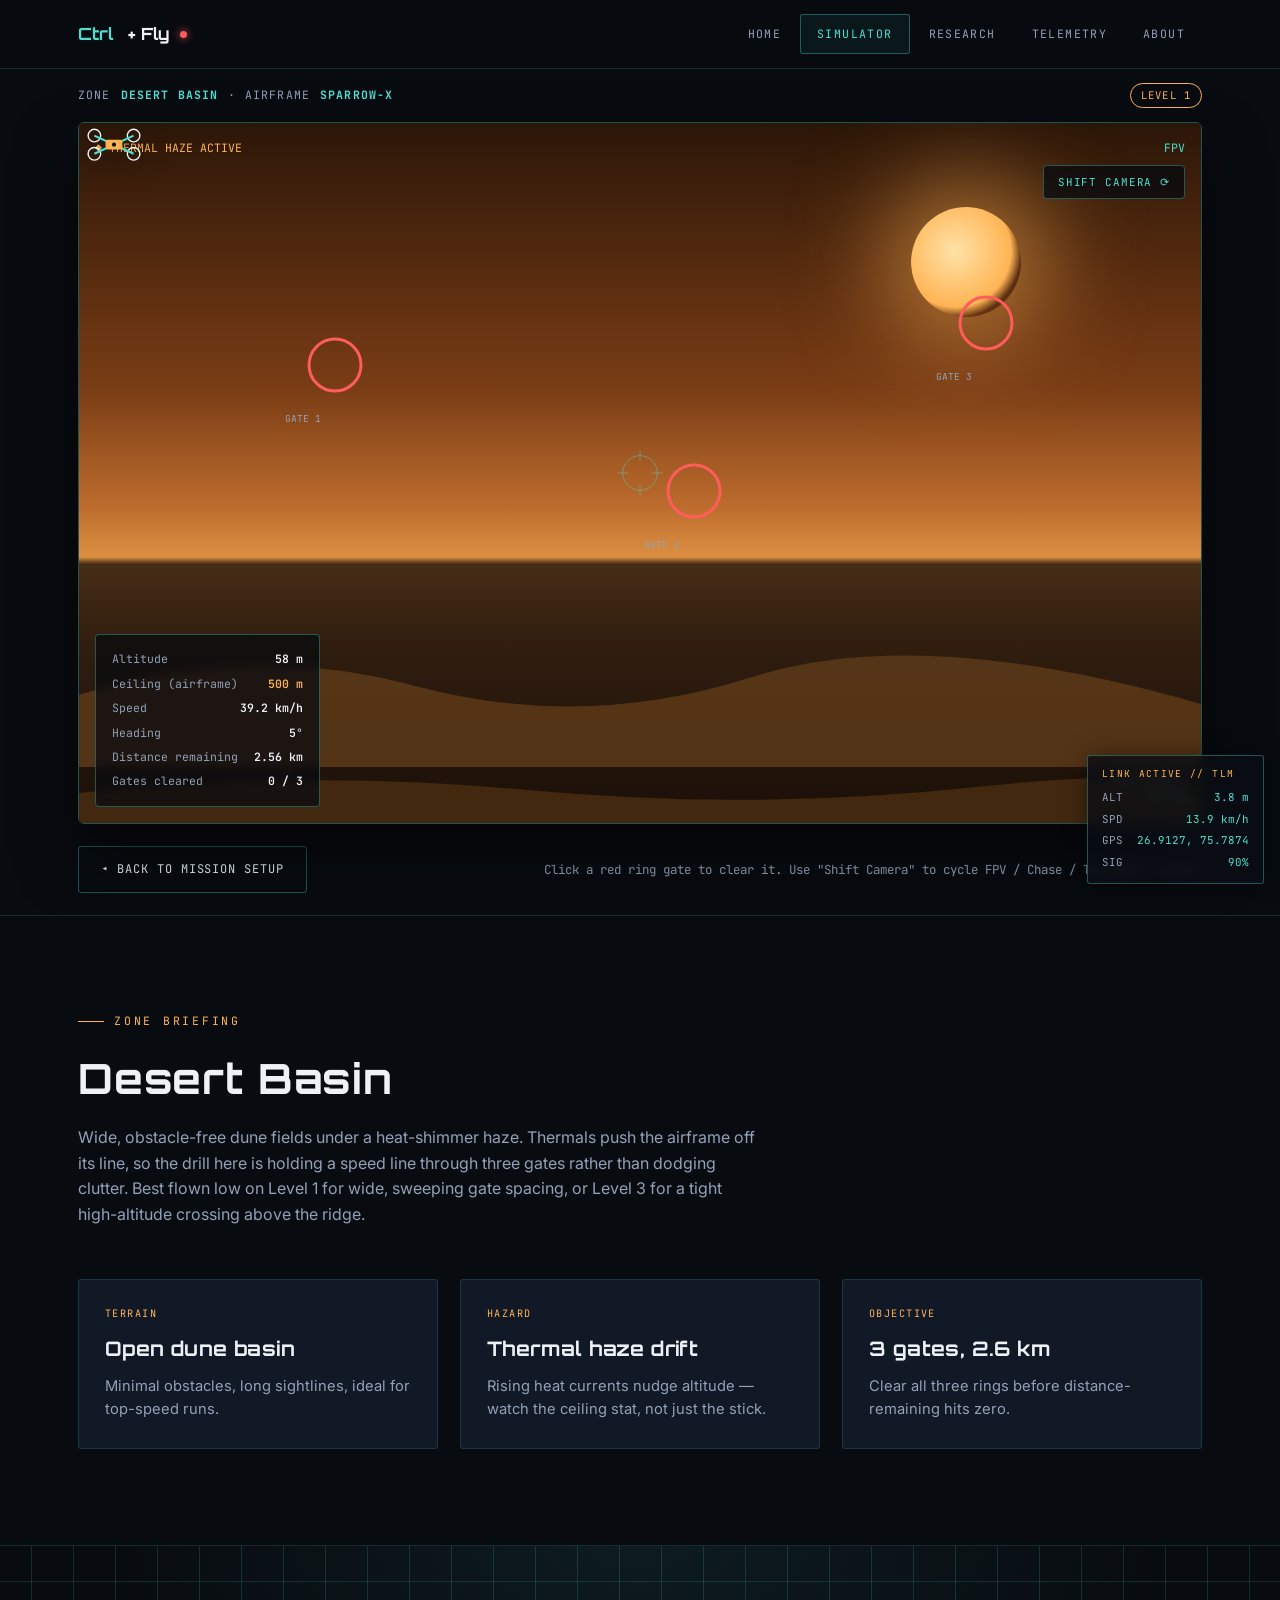
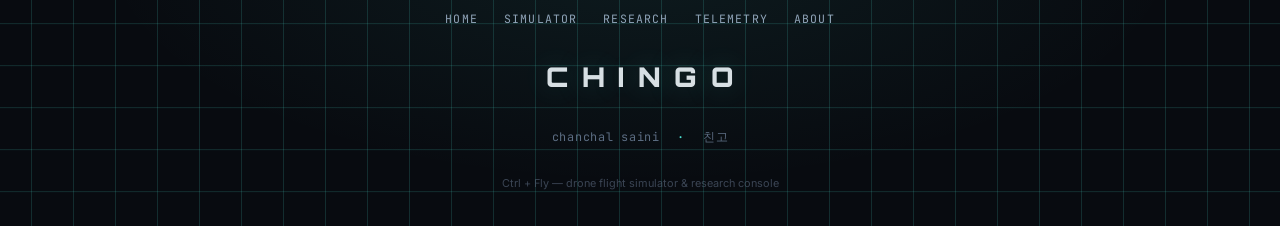
<file: zones/desert.html>
<!DOCTYPE html>
<html lang="en">
<head>
<meta charset="UTF-8">
<meta name="viewport" content="width=device-width, initial-scale=1.0">
<title>Desert Basin — Ctrl + Fly Simulator</title>
<link rel="stylesheet" href="../css/style.css">
<style>
  .zone-desert{
    background: linear-gradient(180deg,#2b1608 0%, #7a3d15 38%, #b9682b 55%, #d98c3f 62%, #3a2412 63%, #1a0f08 100%);
  }
  .z-sun{ position:absolute; top:12%; right:16%; width:110px; height:110px; border-radius:50%;
    background:radial-gradient(circle at 40% 40%, #ffe2a8, #ffb454 60%, transparent 72%);
    box-shadow:0 0 90px 30px rgba(255,180,84,.5); }
  .z-dune{ position:absolute; left:0; width:140%; }
  .z-dune.d1{ bottom:8%; opacity:.9; animation:duneDrift 40s linear infinite; }
  .z-dune.d2{ bottom:0; opacity:1; animation:duneDrift 55s linear infinite reverse; }
  @keyframes duneDrift{ from{ transform:translateX(0);} to{ transform:translateX(-12%);} }
  .z-haze{ position:absolute; inset:0; background:linear-gradient(180deg, transparent 40%, rgba(255,180,84,.08) 60%, transparent 75%); animation:hazeShift 6s ease-in-out infinite alternate; }
  @keyframes hazeShift{ from{opacity:.5} to{opacity:1} }
</style>
</head>
<body>

  

<nav class="topnav">
  <div class="wrap">
    <a class="brand" href="../index.html"><span class="plus">Ctrl</span>&nbsp;+&nbsp;Fly<span class="dot"></span></a>
    <div class="navlinks">
      <a href="../index.html">Home</a>
      <a href="../simulator.html" class="active">Simulator</a>
      <a href="../research.html">Research</a>
      <a href="../telemetry.html">Telemetry</a>
      <a href="../about.html">About</a>
    </div>
  </div>
</nav>

<section class="sim-shell">
  <div class="wrap">
    <div class="sim-topbar">
      <div class="sim-badge">ZONE <b id="sim-zone-name">Desert Basin</b> · AIRFRAME <b id="sim-drone-name">—</b></div>
      <div class="sim-badge"><span class="lvl" id="sim-level">LEVEL 1</span></div>
    </div>

    <div class="sim-stage cam-fpv" id="sim-stage">
      <div class="zone-desert" style="position:absolute; inset:0;">
        <div class="z-sun"></div>
        <svg class="z-dune d1" viewBox="0 0 1000 200" preserveAspectRatio="none" style="height:180px;"><path d="M0 120 Q150 60 300 110 T600 100 T1000 130 V200 H0 Z" fill="#5a3818"/></svg>
        <svg class="z-dune d2" viewBox="0 0 1000 200" preserveAspectRatio="none" style="height:120px;"><path d="M0 150 Q200 110 400 145 T800 140 T1000 160 V200 H0 Z" fill="#42280f"/></svg>
        <div class="z-haze"></div>
      </div>

      <svg class="crosshair" viewBox="0 0 60 60"><circle cx="30" cy="30" r="20" fill="none" stroke="#4ce0d2" stroke-width="1"/><line x1="30" y1="4" x2="30" y2="16" stroke="#4ce0d2"/><line x1="30" y1="44" x2="30" y2="56" stroke="#4ce0d2"/><line x1="4" y1="30" x2="16" y2="30" stroke="#4ce0d2"/><line x1="44" y1="30" x2="56" y2="30" stroke="#4ce0d2"/></svg>

      <svg class="drone-actor" viewBox="0 0 100 60" xmlns="http://www.w3.org/2000/svg">
        <g class="prop" style="transform-origin:22px 18px;"><circle cx="22" cy="18" r="9" fill="none" stroke="#eef2f7" stroke-width="2"/></g>
        <g class="prop" style="transform-origin:78px 18px;"><circle cx="78" cy="18" r="9" fill="none" stroke="#eef2f7" stroke-width="2"/></g>
        <g class="prop" style="transform-origin:22px 44px;"><circle cx="22" cy="44" r="9" fill="none" stroke="#eef2f7" stroke-width="2"/></g>
        <g class="prop" style="transform-origin:78px 44px;"><circle cx="78" cy="44" r="9" fill="none" stroke="#eef2f7" stroke-width="2"/></g>
        <line x1="22" y1="18" x2="78" y2="44" stroke="#4ce0d2" stroke-width="3"/>
        <line x1="78" y1="18" x2="22" y2="44" stroke="#4ce0d2" stroke-width="3"/>
        <rect x="38" y="24" width="24" height="14" rx="3" fill="#ffb454"/>
        <circle cx="50" cy="31" r="3" fill="#0d1219"/>
      </svg>

      <svg class="gate clickable" style="top:30%; left:20%;" viewBox="0 0 64 64"><circle cx="32" cy="32" r="26" fill="none" stroke="#ff5c5c" stroke-width="3"/><path class="check" d="M20 33 L28 41 L45 22" fill="none" stroke="#4ce0d2" stroke-width="4"/></svg>
      <div class="gate-label" style="top:calc(30% + 74px); left:20%;">GATE 1</div>
      <svg class="gate clickable" style="top:48%; left:52%;" viewBox="0 0 64 64"><circle cx="32" cy="32" r="26" fill="none" stroke="#ff5c5c" stroke-width="3"/><path class="check" d="M20 33 L28 41 L45 22" fill="none" stroke="#4ce0d2" stroke-width="4"/></svg>
      <div class="gate-label" style="top:calc(48% + 74px); left:52%;">GATE 2</div>
      <svg class="gate clickable" style="top:24%; left:78%;" viewBox="0 0 64 64"><circle cx="32" cy="32" r="26" fill="none" stroke="#ff5c5c" stroke-width="3"/><path class="check" d="M20 33 L28 41 L45 22" fill="none" stroke="#4ce0d2" stroke-width="4"/></svg>
      <div class="gate-label" style="top:calc(24% + 74px); left:78%;">GATE 3</div>

      <div class="sim-hud-overlay">
        <div class="sim-corner tl"><span class="text-amber">◆ THERMAL HAZE ACTIVE</span></div>
        <div class="sim-corner tr">
          <div id="cam-label">FPV</div>
          <button class="cam-btn clickable" id="cam-shift-btn">Shift Camera ⟳</button>
        </div>
        <div class="sim-corner bl">
          <div class="sim-panel">
            <div class="stat"><span>Altitude</span><span id="stat-alt">--</span></div>
            <div class="stat warn"><span>Ceiling (airframe)</span><span id="stat-ceiling">--</span></div>
            <div class="stat"><span>Speed</span><span id="stat-spd">--</span></div>
            <div class="stat"><span>Heading</span><span id="stat-heading">--</span></div>
            <div class="stat"><span>Distance remaining</span><span id="stat-dist">--</span></div>
            <div class="stat"><span>Gates cleared</span><span id="stat-gates">--</span></div>
          </div>
        </div>
        <div class="sim-corner br mono" style="color:var(--mist);">RUN LENGTH<br><span class="text-cyan">2.6 km</span></div>
      </div>

      <div class="mission-banner" id="mission-banner"></div>
    </div>

    <div class="sim-controls-row">
      <a class="btn" href="../simulator.html">◂ Back to mission setup</a>
      <p class="mono" style="color:var(--mist); font-size:.78rem;">Click a red ring gate to clear it. Use "Shift Camera" to cycle FPV / Chase / Top-Down / Orbit.</p>
    </div>
  </div>
</section>

<section class="section">
  <div class="wrap">
    <div class="section-head">
      <div class="eyebrow">Zone Briefing</div>
      <h2>Desert Basin</h2>
      <p>Wide, obstacle-free dune fields under a heat-shimmer haze. Thermals push the airframe off its
        line, so the drill here is holding a speed line through three gates rather than dodging clutter.
        Best flown low on Level 1 for wide, sweeping gate spacing, or Level 3 for a tight high-altitude
        crossing above the ridge.</p>
    </div>
    <div class="grid grid-3">
      <div class="card"><div class="tag">Terrain</div><h3>Open dune basin</h3><p>Minimal obstacles, long sightlines, ideal for top-speed runs.</p></div>
      <div class="card"><div class="tag">Hazard</div><h3>Thermal haze drift</h3><p>Rising heat currents nudge altitude — watch the ceiling stat, not just the stick.</p></div>
      <div class="card"><div class="tag">Objective</div><h3>3 gates, 2.6 km</h3><p>Clear all three rings before distance-remaining hits zero.</p></div>
    </div>
  </div>
</section>

<footer class="site-footer scanfield">
  <div class="wrap">
    <div class="footer-links">
      <a href="../index.html">Home</a>
      <a href="../simulator.html">Simulator</a>
      <a href="../research.html">Research</a>
      <a href="../telemetry.html">Telemetry</a>
      <a href="../about.html">About</a>
    </div>
    <div class="chingo-mark">CHINGO</div>
    <div class="footer-credit">chanchal saini <span class="sep">·</span> 친고</div>
    <div class="footer-fine">Ctrl + Fly — drone flight simulator &amp; research console</div>
  </div>
</footer>

<div id="global-hud"></div>
<script src="../js/hud.js"></script>
<script>window.ZONE_CONFIG = { name:'Desert Basin', code:'DSB', gates:3, distanceKm:2.6 };</script>
<script src="../js/zone-sim.js"></script>
</body>
</html>
</file>
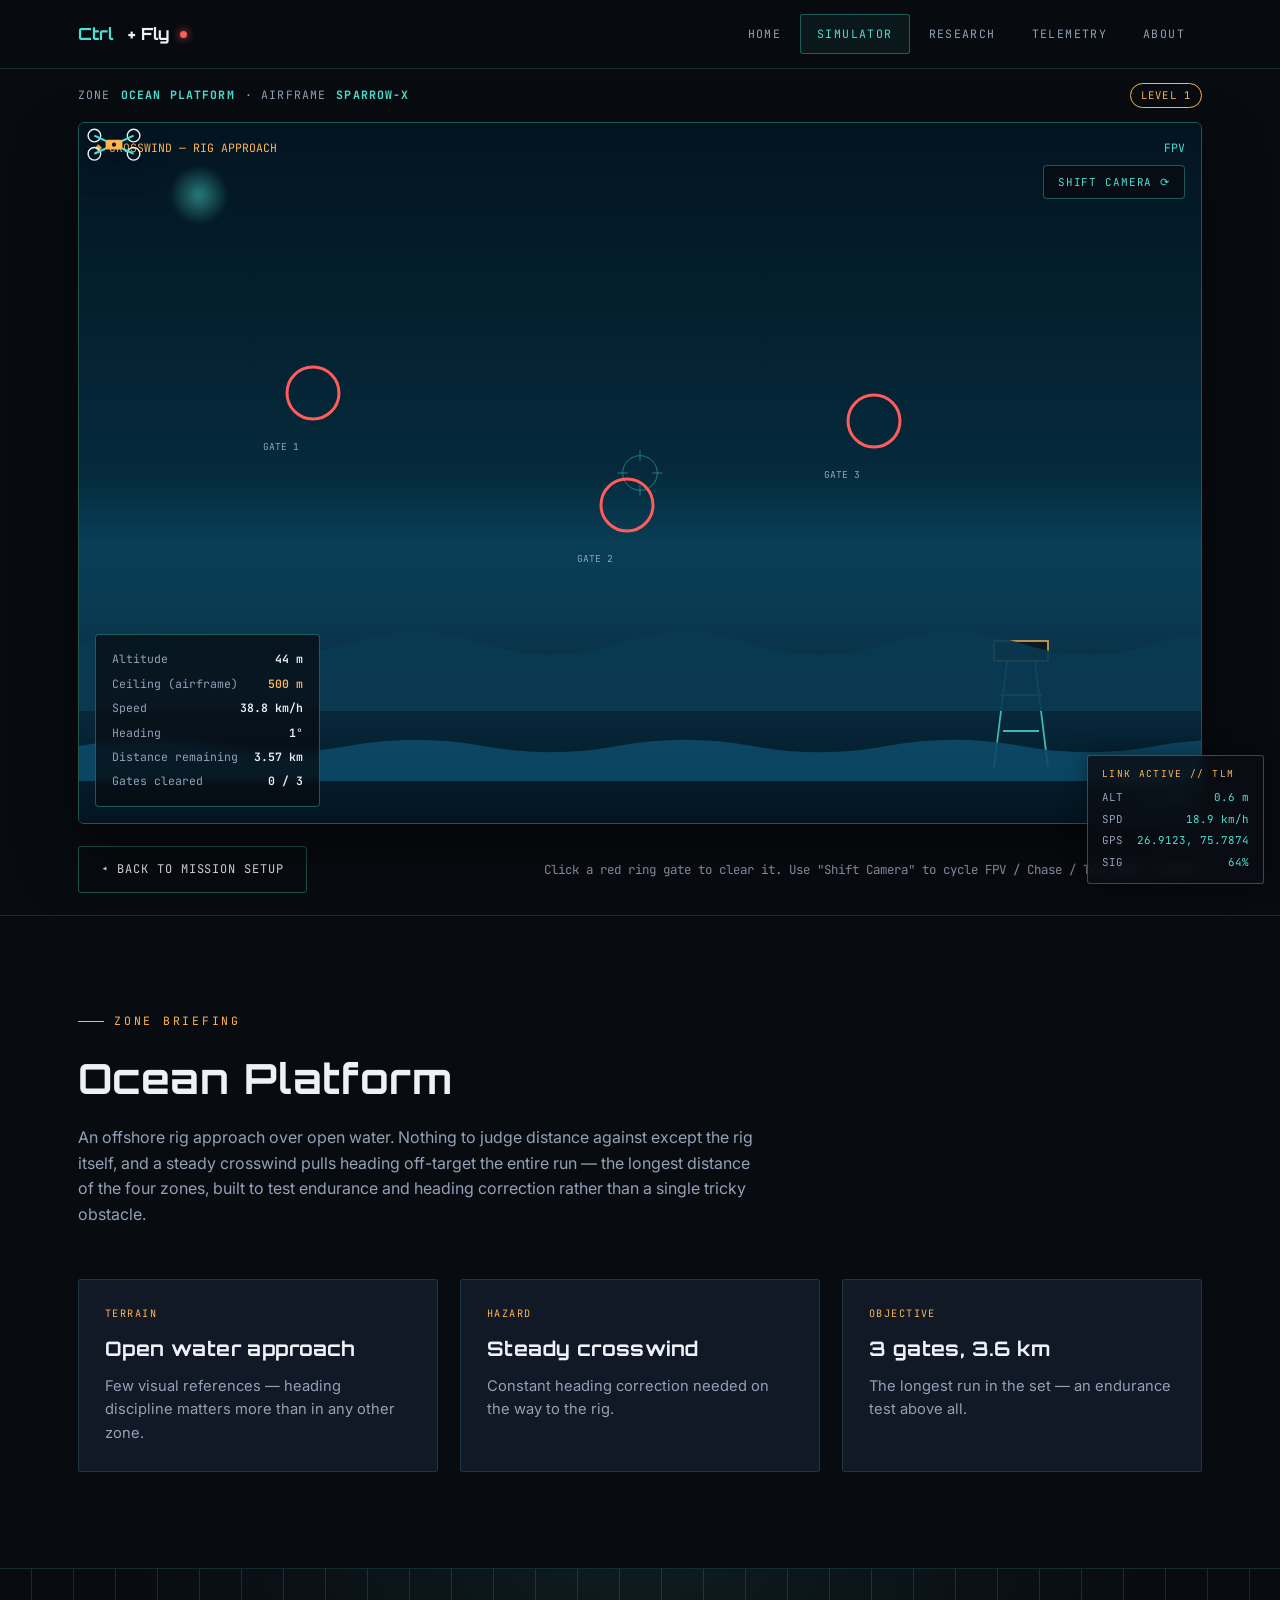
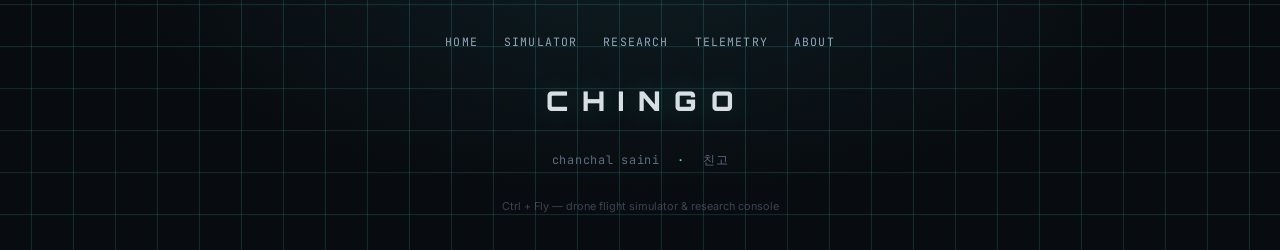
<file: zones/ocean.html>
<!DOCTYPE html>
<html lang="en">
<head>
<meta charset="UTF-8">
<meta name="viewport" content="width=device-width, initial-scale=1.0">
<title>Ocean Platform — Ctrl + Fly Simulator</title>
<link rel="stylesheet" href="../css/style.css">
<style>
  .zone-ocean{ background: linear-gradient(180deg,#031420 0%,#052a3c 50%,#083e56 60%,#0a3a52 70%,#031420 100%); }
  .z-wave{ position:absolute; left:0; width:140%; opacity:.9; }
  .z-wave.w1{ bottom:16%; animation:waveDrift 12s linear infinite; }
  .z-wave.w2{ bottom:6%; animation:waveDrift 16s linear infinite reverse; }
  @keyframes waveDrift{ from{ transform:translateX(0);} to{ transform:translateX(-14%);} }
  .z-rig{ position:absolute; bottom:8%; right:12%; width:90px; }
  .z-glow{ position:absolute; top:6%; left:8%; width:60px; height:60px; border-radius:50%; background:radial-gradient(circle, rgba(76,224,210,.5), transparent 70%); filter:blur(2px); }
</style>
</head>
<body>

  

<nav class="topnav">
  <div class="wrap">
    <a class="brand" href="../index.html"><span class="plus">Ctrl</span>&nbsp;+&nbsp;Fly<span class="dot"></span></a>
    <div class="navlinks">
      <a href="../index.html">Home</a>
      <a href="../simulator.html" class="active">Simulator</a>
      <a href="../research.html">Research</a>
      <a href="../telemetry.html">Telemetry</a>
      <a href="../about.html">About</a>
    </div>
  </div>
</nav>

<section class="sim-shell">
  <div class="wrap">
    <div class="sim-topbar">
      <div class="sim-badge">ZONE <b id="sim-zone-name">Ocean Platform</b> · AIRFRAME <b id="sim-drone-name">—</b></div>
      <div class="sim-badge"><span class="lvl" id="sim-level">LEVEL 1</span></div>
    </div>

    <div class="sim-stage cam-fpv" id="sim-stage">
      <div class="zone-ocean" style="position:absolute; inset:0;">
        <div class="z-glow"></div>
        <svg class="z-rig" viewBox="0 0 100 160" xmlns="http://www.w3.org/2000/svg">
          <g stroke="#4ce0d2" stroke-width="2" fill="none" opacity=".8">
            <line x1="20" y1="160" x2="35" y2="40"/><line x1="80" y1="160" x2="65" y2="40"/>
            <line x1="30" y1="120" x2="70" y2="120"/><line x1="27" y1="80" x2="73" y2="80"/>
            <rect x="20" y="20" width="60" height="22" fill="#0d1219" stroke="#ffb454"/>
          </g>
        </svg>
        <svg class="z-wave w1" viewBox="0 0 1000 160" preserveAspectRatio="none" style="height:120px;"><path d="M0 70 Q60 40 120 70 T240 70 T360 70 T480 70 T600 70 T720 70 T840 70 T960 70 T1080 70 V160 H0 Z" fill="#0a3a52"/></svg>
        <svg class="z-wave w2" viewBox="0 0 1000 160" preserveAspectRatio="none" style="height:80px;"><path d="M0 90 Q60 65 120 90 T240 90 T360 90 T480 90 T600 90 T720 90 T840 90 T960 90 T1080 90 V160 H0 Z" fill="#0d4a68"/></svg>
      </div>

      <svg class="crosshair" viewBox="0 0 60 60"><circle cx="30" cy="30" r="20" fill="none" stroke="#4ce0d2" stroke-width="1"/><line x1="30" y1="4" x2="30" y2="16" stroke="#4ce0d2"/><line x1="30" y1="44" x2="30" y2="56" stroke="#4ce0d2"/><line x1="4" y1="30" x2="16" y2="30" stroke="#4ce0d2"/><line x1="44" y1="30" x2="56" y2="30" stroke="#4ce0d2"/></svg>

      <svg class="drone-actor" viewBox="0 0 100 60" xmlns="http://www.w3.org/2000/svg">
        <g class="prop" style="transform-origin:22px 18px;"><circle cx="22" cy="18" r="9" fill="none" stroke="#eef2f7" stroke-width="2"/></g>
        <g class="prop" style="transform-origin:78px 18px;"><circle cx="78" cy="18" r="9" fill="none" stroke="#eef2f7" stroke-width="2"/></g>
        <g class="prop" style="transform-origin:22px 44px;"><circle cx="22" cy="44" r="9" fill="none" stroke="#eef2f7" stroke-width="2"/></g>
        <g class="prop" style="transform-origin:78px 44px;"><circle cx="78" cy="44" r="9" fill="none" stroke="#eef2f7" stroke-width="2"/></g>
        <line x1="22" y1="18" x2="78" y2="44" stroke="#4ce0d2" stroke-width="3"/>
        <line x1="78" y1="18" x2="22" y2="44" stroke="#4ce0d2" stroke-width="3"/>
        <rect x="38" y="24" width="24" height="14" rx="3" fill="#ffb454"/>
        <circle cx="50" cy="31" r="3" fill="#0d1219"/>
      </svg>

      <svg class="gate clickable" style="top:34%; left:18%;" viewBox="0 0 64 64"><circle cx="32" cy="32" r="26" fill="none" stroke="#ff5c5c" stroke-width="3"/><path class="check" d="M20 33 L28 41 L45 22" fill="none" stroke="#4ce0d2" stroke-width="4"/></svg>
      <div class="gate-label" style="top:calc(34% + 74px); left:18%;">GATE 1</div>
      <svg class="gate clickable" style="top:50%; left:46%;" viewBox="0 0 64 64"><circle cx="32" cy="32" r="26" fill="none" stroke="#ff5c5c" stroke-width="3"/><path class="check" d="M20 33 L28 41 L45 22" fill="none" stroke="#4ce0d2" stroke-width="4"/></svg>
      <div class="gate-label" style="top:calc(50% + 74px); left:46%;">GATE 2</div>
      <svg class="gate clickable" style="top:38%; left:68%;" viewBox="0 0 64 64"><circle cx="32" cy="32" r="26" fill="none" stroke="#ff5c5c" stroke-width="3"/><path class="check" d="M20 33 L28 41 L45 22" fill="none" stroke="#4ce0d2" stroke-width="4"/></svg>
      <div class="gate-label" style="top:calc(38% + 74px); left:68%;">GATE 3</div>

      <div class="sim-hud-overlay">
        <div class="sim-corner tl"><span class="text-amber">◆ CROSSWIND — RIG APPROACH</span></div>
        <div class="sim-corner tr">
          <div id="cam-label">FPV</div>
          <button class="cam-btn clickable" id="cam-shift-btn">Shift Camera ⟳</button>
        </div>
        <div class="sim-corner bl">
          <div class="sim-panel">
            <div class="stat"><span>Altitude</span><span id="stat-alt">--</span></div>
            <div class="stat warn"><span>Ceiling (airframe)</span><span id="stat-ceiling">--</span></div>
            <div class="stat"><span>Speed</span><span id="stat-spd">--</span></div>
            <div class="stat"><span>Heading</span><span id="stat-heading">--</span></div>
            <div class="stat"><span>Distance remaining</span><span id="stat-dist">--</span></div>
            <div class="stat"><span>Gates cleared</span><span id="stat-gates">--</span></div>
          </div>
        </div>
        <div class="sim-corner br mono" style="color:var(--mist);">RUN LENGTH<br><span class="text-cyan">3.6 km</span></div>
      </div>

      <div class="mission-banner" id="mission-banner"></div>
    </div>

    <div class="sim-controls-row">
      <a class="btn" href="../simulator.html">◂ Back to mission setup</a>
      <p class="mono" style="color:var(--mist); font-size:.78rem;">Click a red ring gate to clear it. Use "Shift Camera" to cycle FPV / Chase / Top-Down / Orbit.</p>
    </div>
  </div>
</section>

<section class="section">
  <div class="wrap">
    <div class="section-head">
      <div class="eyebrow">Zone Briefing</div>
      <h2>Ocean Platform</h2>
      <p>An offshore rig approach over open water. Nothing to judge distance against except the rig
        itself, and a steady crosswind pulls heading off-target the entire run — the longest distance
        of the four zones, built to test endurance and heading correction rather than a single tricky obstacle.</p>
    </div>
    <div class="grid grid-3">
      <div class="card"><div class="tag">Terrain</div><h3>Open water approach</h3><p>Few visual references — heading discipline matters more than in any other zone.</p></div>
      <div class="card"><div class="tag">Hazard</div><h3>Steady crosswind</h3><p>Constant heading correction needed on the way to the rig.</p></div>
      <div class="card"><div class="tag">Objective</div><h3>3 gates, 3.6 km</h3><p>The longest run in the set — an endurance test above all.</p></div>
    </div>
  </div>
</section>

<footer class="site-footer scanfield">
  <div class="wrap">
    <div class="footer-links">
      <a href="../index.html">Home</a>
      <a href="../simulator.html">Simulator</a>
      <a href="../research.html">Research</a>
      <a href="../telemetry.html">Telemetry</a>
      <a href="../about.html">About</a>
    </div>
    <div class="chingo-mark">CHINGO</div>
    <div class="footer-credit">chanchal saini <span class="sep">·</span> 친고</div>
    <div class="footer-fine">Ctrl + Fly — drone flight simulator &amp; research console</div>
  </div>
</footer>

<div id="global-hud"></div>
<script src="../js/hud.js"></script>
<script>window.ZONE_CONFIG = { name:'Ocean Platform', code:'OCP', gates:3, distanceKm:3.6 };</script>
<script src="../js/zone-sim.js"></script>
</body>
</html>
</file>
<file: css/style.css>
/* style.css - ctrl+fly ka poora styling
   dark background + cyan/amber HUD wala look, drone ke onboard camera jaisa feel dene ki koshish ki hai */

@import url('https://fonts.googleapis.com/css2?family=Orbitron:wght@500;700;900&family=Inter:wght@400;500;600;700&family=JetBrains+Mono:wght@400;500;700&display=swap');

:root{
  --void:#080b10;
  --void-2:#0d1219;
  --panel:#111826;
  --panel-2:#161f2e;
  --line: rgba(76,224,210,0.16);
  --line-strong: rgba(76,224,210,0.35);
  --cyan:#4ce0d2;
  --cyan-dim: rgba(76,224,210,0.55);
  --amber:#ffb454;
  --red:#ff5c5c;
  --frost:#eef2f7;
  --mist:#93a1b7;
  --mist-dim:#5c6b81;

  --font-display:'Orbitron', sans-serif;
  --font-body:'Inter', -apple-system, sans-serif;
  --font-mono:'JetBrains Mono', monospace;

  --radius: 3px;
}

*,*::before,*::after{ box-sizing:border-box; }
html{ scroll-behavior:smooth; }
body{
  margin:0;
  background:var(--void);
  color:var(--frost);
  font-family:var(--font-body);
  line-height:1.6;
  -webkit-font-smoothing:antialiased;
  overflow-x:hidden;
}
a{ color:inherit; text-decoration:none; }
img,svg{ display:block; max-width:100%; }
ul{ margin:0; padding:0; list-style:none; }
h1,h2,h3,h4{ font-family:var(--font-display); margin:0; letter-spacing:.02em; }
p{ margin:0; }
:focus-visible{ outline:2px solid var(--cyan); outline-offset:3px; }
@media (prefers-reduced-motion: reduce){
  *{ animation-duration:.001ms !important; animation-iteration-count:1 !important; transition-duration:.001ms !important; }
}


/* background scan/grid texture used across dark sections */
.scanfield{
  position:relative;
  background-image:
    linear-gradient(var(--line) 1px, transparent 1px),
    linear-gradient(90deg, var(--line) 1px, transparent 1px);
  background-size: 42px 42px;
  background-position:center;
}

.scanfield::after{
  content:"";
  position:absolute; inset:0;
  background: radial-gradient(ellipse at 50% 0%, rgba(76,224,210,.08), transparent 60%);
  pointer-events:none;
}

/* ---------- container ---------- */
.wrap{ max-width:1180px; margin:0 auto; padding:0 28px; }

/* ---------- top nav ---------- */
.topnav{
  position:sticky; top:0; z-index:50;
  background:rgba(8,11,16,.86);
  backdrop-filter: blur(10px);
  border-bottom:1px solid var(--line);
}
.topnav .wrap{ display:flex; align-items:center; justify-content:space-between; height:68px; }
.brand{ display:flex; align-items:center; gap:10px; font-family:var(--font-display); font-weight:700; font-size:1.05rem; color:var(--frost); }
.brand .plus{ color:var(--cyan); }
.brand .dot{ width:7px; height:7px; border-radius:50%; background:var(--red); box-shadow:0 0 8px var(--red); animation:blink 2.4s infinite; }
@keyframes blink{ 0%,100%{opacity:1} 50%{opacity:.25} }
.navlinks{ display:flex; gap:2px; }
.navlinks a{
  font-family:var(--font-mono); font-size:.72rem; letter-spacing:.12em; text-transform:uppercase;
  color:var(--mist); padding:10px 16px; border-radius:var(--radius); transition:.2s;
  border:1px solid transparent;
}
.navlinks a:hover, .navlinks a.active{ color:var(--cyan); border-color:var(--line-strong); background:rgba(76,224,210,.06); }
.navtoggle{ display:none; }

@media (max-width: 760px){
  .navlinks{ display:none; }
}

/* ---------- global corner HUD (signature element, present on every page) ---------- */
#global-hud{
  position:fixed; right:16px; bottom:16px; z-index:60;
  font-family:var(--font-mono); font-size:.68rem; color:var(--cyan);
  background:rgba(10,14,20,.82); border:1px solid var(--line-strong);
  padding:10px 14px; border-radius:var(--radius);
  min-width:172px; backdrop-filter: blur(6px);
  box-shadow: 0 0 24px rgba(0,0,0,.4);
}
#global-hud .row{ display:flex; justify-content:space-between; gap:14px; padding:2px 0; color:var(--mist); }
#global-hud .row span:last-child{ color:var(--cyan); }
#global-hud .hud-title{ color:var(--amber); letter-spacing:.14em; font-size:.6rem; margin-bottom:6px; display:block; }
@media (max-width:640px){ #global-hud{ display:none; } }

/* ---------- buttons ---------- */
.btn{
  display:inline-flex; align-items:center; gap:8px;
  font-family:var(--font-mono); font-size:.75rem; letter-spacing:.08em; text-transform:uppercase;
  padding:13px 22px; border-radius:var(--radius); cursor:pointer; border:1px solid var(--line-strong);
  background:transparent; color:var(--frost); transition:.2s;
}
.btn:hover{ background:rgba(76,224,210,.08); border-color:var(--cyan); }
.btn-solid{ background:var(--cyan); color:#031013; border-color:var(--cyan); font-weight:700; }
.btn-solid:hover{ background:#6bf0e3; box-shadow:0 0 22px rgba(76,224,210,.4); }
.btn-amber{ border-color:var(--amber); color:var(--amber); }
.btn-amber:hover{ background:rgba(255,180,84,.1); }
.btn[disabled]{ opacity:.35; cursor:not-allowed; }

/* ---------- hero ---------- */
.hero{
  position:relative; min-height:92vh; display:flex; align-items:center;
  border-bottom:1px solid var(--line);
}
.hero .wrap{ position:relative; z-index:2; padding-top:60px; padding-bottom:60px; }
.eyebrow{ font-family:var(--font-mono); font-size:.72rem; letter-spacing:.24em; color:var(--amber); text-transform:uppercase; margin-bottom:18px; display:flex; align-items:center; gap:10px; }
.eyebrow::before{ content:""; width:26px; height:1px; background:var(--amber); display:inline-block; }
.hero h1{
  font-size:clamp(2.6rem, 7vw, 5.4rem); font-weight:900; line-height:.98; color:var(--frost);
  text-shadow:0 0 40px rgba(76,224,210,.18);
}
.hero h1 .accent{ color:var(--cyan); }
.hero .lede{ max-width:640px; margin-top:22px; color:var(--mist); font-size:1.05rem; }
.hero .cta-row{ margin-top:38px; display:flex; gap:14px; flex-wrap:wrap; }

/* boot sequence readout on hero */
.bootline{
  margin-top:46px; font-family:var(--font-mono); font-size:.72rem; color:var(--cyan-dim);
  border-top:1px dashed var(--line); padding-top:16px; max-width:640px;
}
.bootline span{ display:block; opacity:0; animation: typein .5s forwards; }
.bootline span:nth-child(1){ animation-delay:.1s; }
.bootline span:nth-child(2){ animation-delay:.5s; }
.bootline span:nth-child(3){ animation-delay:.9s; }
.bootline span:nth-child(4){ animation-delay:1.3s; color:var(--amber); }
@keyframes typein{ from{opacity:0; transform:translateY(4px);} to{opacity:1; transform:translateY(0);} }

/* reticle decoration for hero */
.reticle{ position:absolute; right:6%; top:50%; transform:translateY(-50%); width:min(38vw,420px); opacity:.55; z-index:1; }
@media (max-width:900px){ .reticle{ display:none; } }

/* ---------- section headers ---------- */
.section{ padding:96px 0; border-bottom:1px solid var(--line); }
.section-head{ margin-bottom:52px; max-width:680px; }
.section-head .eyebrow{ margin-bottom:14px; }
.section-head h2{ font-size:clamp(1.8rem,4vw,2.6rem); color:var(--frost); }
.section-head p{ color:var(--mist); margin-top:14px; }

/* ---------- card grid (nav hub / simulator hub) ---------- */
.grid{ display:grid; gap:22px; }
.grid-4{ grid-template-columns:repeat(4,1fr); }
.grid-3{ grid-template-columns:repeat(3,1fr); }
.grid-2{ grid-template-columns:repeat(2,1fr); }
@media (max-width:980px){ .grid-4{grid-template-columns:repeat(2,1fr);} .grid-3{grid-template-columns:repeat(2,1fr);} }
@media (max-width:640px){ .grid-4,.grid-3,.grid-2{grid-template-columns:1fr;} }

.card{
  background:var(--panel); border:1px solid var(--line); border-radius:var(--radius);
  padding:26px; position:relative; overflow:hidden; transition:.25s;
}
.card:hover{ border-color:var(--line-strong); transform:translateY(-3px); box-shadow:0 14px 34px rgba(0,0,0,.35); }
.card .tag{ font-family:var(--font-mono); font-size:.64rem; letter-spacing:.14em; color:var(--amber); text-transform:uppercase; }
.card h3{ margin-top:10px; font-size:1.25rem; color:var(--frost); }
.card p{ color:var(--mist); font-size:.92rem; margin-top:10px; }
.card .meta{ display:flex; gap:16px; margin-top:18px; font-family:var(--font-mono); font-size:.68rem; color:var(--mist-dim); border-top:1px solid var(--line); padding-top:14px; }
.card .meta b{ color:var(--cyan); }
.card-link{ display:block; }

/* zone thumbnail visuals inside hub cards */
.card-swatch{ height:110px; border-radius:var(--radius); margin-bottom:16px; position:relative; overflow:hidden; border:1px solid var(--line); }
.card-swatch svg{ width:100%; height:100%; }

/* ---------- level pills ---------- */
.levels{ display:flex; gap:10px; flex-wrap:wrap; margin-top:10px; }
.level-pill{
  font-family:var(--font-mono); font-size:.72rem; letter-spacing:.08em;
  border:1px solid var(--line-strong); padding:9px 16px; border-radius:20px; color:var(--mist); cursor:pointer; transition:.2s;
  background:transparent;
}
.level-pill.active, .level-pill:hover{ color:var(--void); background:var(--cyan); border-color:var(--cyan); }

/* ---------- footer (CHINGO / chanchal saini) ---------- */
.site-footer{ padding:64px 0 34px; }
.site-footer .wrap{ display:flex; flex-direction:column; align-items:center; gap:28px; text-align:center; }
.footer-links{ display:flex; gap:26px; flex-wrap:wrap; justify-content:center; font-family:var(--font-mono); font-size:.72rem; letter-spacing:.1em; text-transform:uppercase; color:var(--mist); }
.footer-links a:hover{ color:var(--cyan); }
.chingo-mark{
  font-family:var(--font-display); font-weight:900; font-size:1.7rem; letter-spacing:.5em;
  color:var(--frost); opacity:.92; text-indent:.5em;
  text-shadow:0 0 30px rgba(76,224,210,.25);
}
.footer-credit{
  font-family:var(--font-mono); font-size:.74rem; letter-spacing:.06em; color:var(--mist-dim);
}
.footer-credit .sep{ color:var(--cyan); margin:0 10px; }
.footer-fine{ font-size:.68rem; color:var(--mist-dim); opacity:.6; }

/* zone simulator stage - camera views, drone animation, gates */
.sim-shell{ border-bottom:1px solid var(--line); }
.sim-topbar{ display:flex; align-items:center; justify-content:space-between; padding:14px 0; }
.sim-badge{ font-family:var(--font-mono); font-size:.72rem; letter-spacing:.1em; text-transform:uppercase; color:var(--mist); display:flex; gap:10px; align-items:center; }
.sim-badge b{ color:var(--cyan); }
.sim-badge .lvl{ color:var(--amber); border:1px solid var(--amber); padding:3px 10px; border-radius:20px; font-size:.66rem; }

.sim-stage{
  position:relative; height:78vh; min-height:520px; border-radius:6px; overflow:hidden;
  border:1px solid var(--line-strong); box-shadow:0 30px 60px rgba(0,0,0,.5);
  transition: transform .6s ease, filter .6s ease;
}
.sim-stage.cam-fpv{ }
.sim-stage.cam-chase{ transform:scale(.97); }
.sim-stage.cam-topdown{ transform:perspective(900px) rotateX(38deg) scale(.92); filter:saturate(.85); }
.sim-stage.cam-orbit{ transform:perspective(1100px) rotateY(-6deg) scale(.98); }

.sim-hud-overlay{ position:absolute; inset:0; z-index:5; pointer-events:none; }
.sim-hud-overlay .clickable{ pointer-events:auto; }

.sim-corner{ position:absolute; font-family:var(--font-mono); font-size:.72rem; color:var(--cyan); }
.sim-corner.tl{ top:16px; left:16px; }
.sim-corner.tr{ top:16px; right:16px; text-align:right; }
.sim-corner.bl{ bottom:16px; left:16px; }
.sim-corner.br{ bottom:16px; right:16px; text-align:right; }

.sim-panel{
  background:rgba(8,11,16,.72); border:1px solid var(--line-strong); border-radius:4px;
  padding:12px 16px; backdrop-filter: blur(4px); min-width:190px;
}
.sim-panel .stat{ display:flex; justify-content:space-between; gap:16px; padding:3px 0; color:var(--mist); }
.sim-panel .stat span:last-child{ color:var(--frost); font-weight:600; }
.sim-panel .stat.warn span:last-child{ color:var(--amber); }

.cam-btn{
  pointer-events:auto; font-family:var(--font-mono); font-size:.68rem; letter-spacing:.08em; text-transform:uppercase;
  background:rgba(8,11,16,.78); border:1px solid var(--line-strong); color:var(--cyan);
  padding:9px 14px; border-radius:4px; cursor:pointer; margin-top:8px;
}
.cam-btn:hover{ background:rgba(76,224,210,.12); }

.crosshair{ position:absolute; top:50%; left:50%; transform:translate(-50%,-50%); width:52px; height:52px; opacity:.5; z-index:4; }

/* drone actor */
.drone-actor{ position:absolute; width:70px; z-index:6; animation: droneFly 13s ease-in-out infinite; filter:drop-shadow(0 8px 14px rgba(0,0,0,.5)); }
@keyframes droneFly{
  0%{   left:6%;  top:60%; transform:rotate(-2deg) scale(1); }
  25%{  left:34%; top:38%; transform:rotate(3deg)  scale(1.04); }
  50%{  left:60%; top:52%; transform:rotate(-3deg) scale(1); }
  75%{  left:80%; top:30%; transform:rotate(2deg)  scale(1.05); }
  100%{ left:6%;  top:60%; transform:rotate(-2deg) scale(1); }
}
.prop{ animation: propspin .12s linear infinite; transform-origin:center; }
@keyframes propspin{ from{transform:rotate(0)} to{transform:rotate(360deg)} }

/* gates */
.gate{ position:absolute; width:64px; height:64px; cursor:pointer; z-index:4; pointer-events:auto; transition:.2s; }
.gate:hover{ transform:scale(1.08); }
.gate.cleared circle{ stroke:var(--cyan) !important; }
.gate.cleared .check{ opacity:1; }
.gate .check{ opacity:0; transition:.2s; }
.gate-label{ position:absolute; top:100%; left:50%; transform:translateX(-50%); font-family:var(--font-mono); font-size:.6rem; color:var(--mist); white-space:nowrap; margin-top:4px; }

.mission-banner{
  position:absolute; left:50%; top:14%; transform:translate(-50%,-16px); z-index:8;
  background:rgba(8,11,16,.9); border:1px solid var(--cyan); color:var(--cyan);
  font-family:var(--font-mono); font-size:.8rem; letter-spacing:.1em; padding:12px 22px; border-radius:4px;
  opacity:0; pointer-events:none; transition:.4s; text-align:center;
}
.mission-banner.show{ opacity:1; transform:translate(-50%,0); }

.sim-controls-row{ display:flex; justify-content:space-between; align-items:center; padding:22px 0; flex-wrap:wrap; gap:14px; }

/* ---------- form controls (live telemetry console) ---------- */
.field{ display:flex; flex-direction:column; gap:6px; }
.field label{ font-family:var(--font-mono); font-size:.68rem; letter-spacing:.08em; text-transform:uppercase; color:var(--mist); }
.field select, .field input[type="text"], .field input[type="password"], .field input[type="number"]{
  background:var(--void-2); border:1px solid var(--line-strong); color:var(--frost);
  font-family:var(--font-mono); font-size:.82rem; padding:10px 12px; border-radius:4px;
}
.field select:focus, .field input:focus{ outline:2px solid var(--cyan); outline-offset:1px; }
.field input[type="file"]{ font-family:var(--font-mono); font-size:.76rem; color:var(--mist); }
.field-row{ display:flex; gap:14px; flex-wrap:wrap; align-items:flex-end; margin-bottom:18px; }

.console-box{
  background:var(--void-2); border:1px solid var(--line); border-radius:4px; padding:16px 18px;
  font-family:var(--font-mono); font-size:.76rem; color:var(--cyan-dim); max-height:220px; overflow-y:auto;
}
.console-box .line{ padding:2px 0; }
.console-box .line.err{ color:var(--red); }
.console-box .line.ok{ color:var(--cyan); }

.result-summary{ display:flex; gap:22px; flex-wrap:wrap; margin:18px 0; }
.result-summary .stat-block{ background:var(--panel); border:1px solid var(--line); border-radius:4px; padding:14px 20px; min-width:140px; }
.result-summary .stat-block .num{ font-family:var(--font-display); font-size:1.6rem; color:var(--cyan); }
.result-summary .stat-block .lbl{ font-family:var(--font-mono); font-size:.66rem; color:var(--mist); text-transform:uppercase; letter-spacing:.08em; margin-top:4px; }

/* ---------- utility ---------- */
.center{ text-align:center; }
.mono{ font-family:var(--font-mono); }
.text-cyan{ color:var(--cyan); }
.text-amber{ color:var(--amber); }
.divider{ height:1px; background:var(--line); margin:52px 0; border:0; }
</file>
